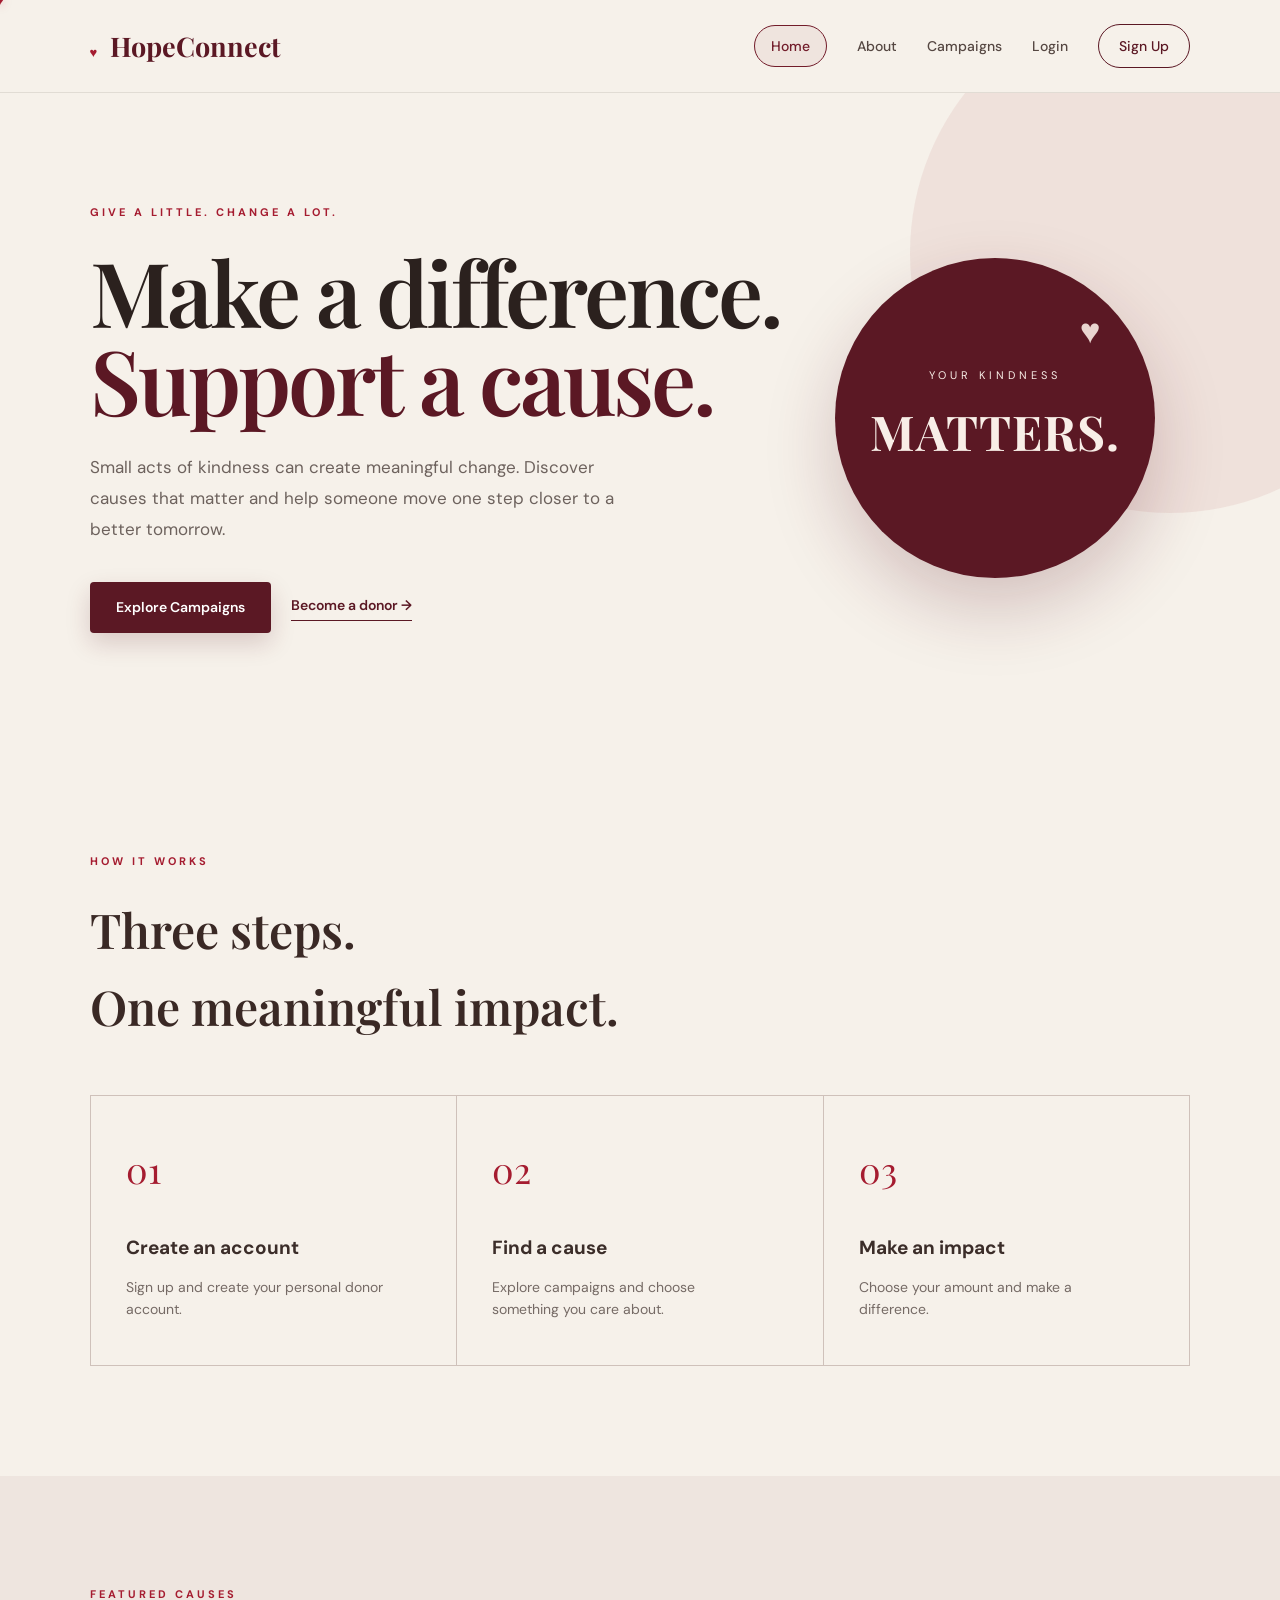
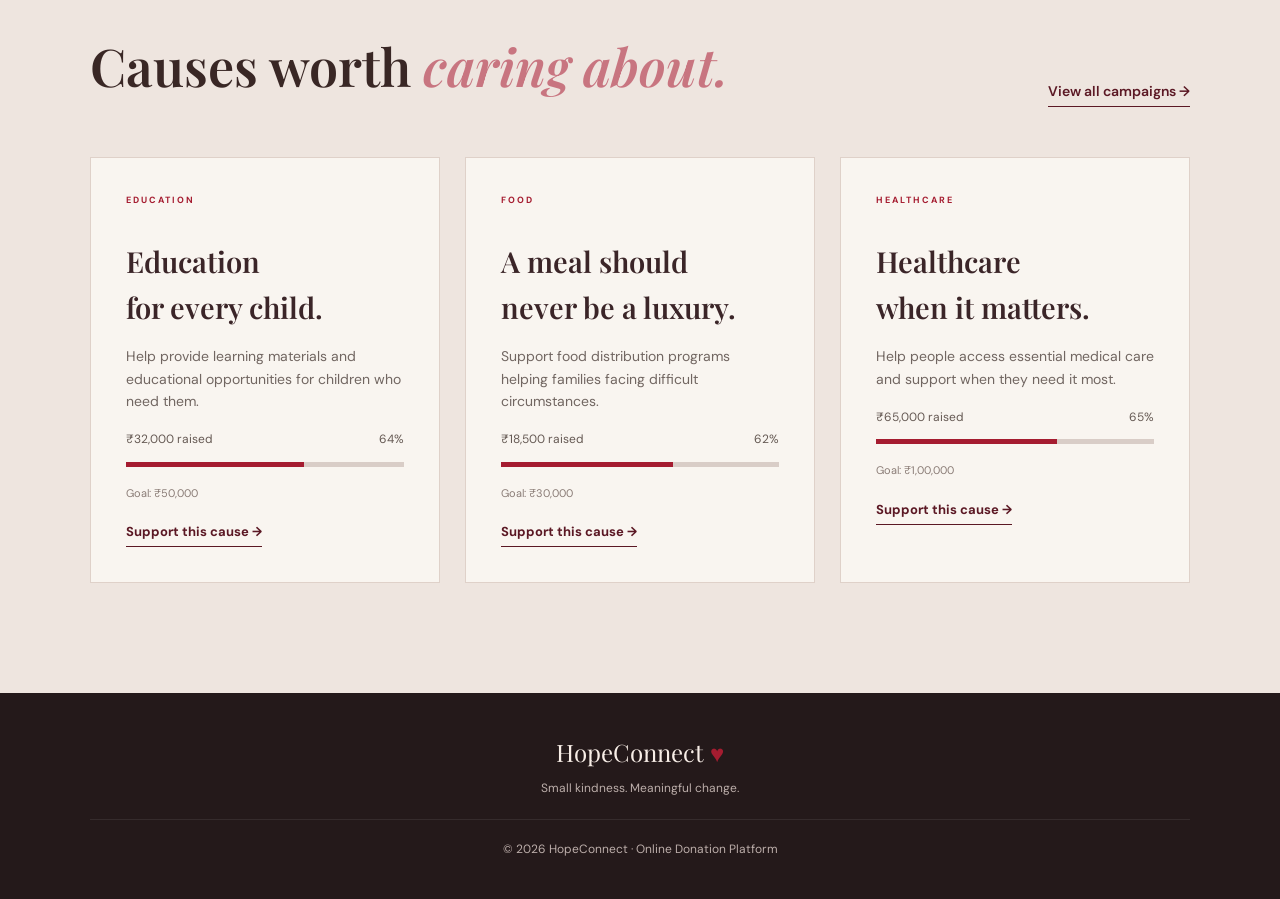
<file: index.html>
<!DOCTYPE html>
<html lang="en">

<head>
    <meta charset="UTF-8">
    <meta name="viewport" content="width=device-width, initial-scale=1.0">

    <title>HopeConnect | Online Donation Platform</title>

    <link rel="stylesheet" href="CSS/style.css">
</head>

<body>

    <!-- ================= NAVBAR ================= -->

    <header class="navbar">

        <a href="index.html" class="logo">
            HopeConnect
        </a>

        <nav>

            <a href="index.html">
                Home
            </a>

            <a href="about.html">
                About
            </a>

            <a href="campaigns.html">
                Campaigns
            </a>

            <a href="login.html">
                Login
            </a>

            <a href="signup.html" class="nav-button">
                Sign Up
            </a>

        </nav>

    </header>


    <!-- ================= HOME ================= -->

    <main>

        <section class="hero">

            <div class="hero-content">

                <span class="eyebrow">
                    GIVE A LITTLE. CHANGE A LOT.
                </span>

                <h1>
                    Make a difference.<br>
                    <span>Support a cause.</span>
                </h1>

                <p>
                    Small acts of kindness can create meaningful change.
                    Discover causes that matter and help someone move
                    one step closer to a better tomorrow.
                </p>

                <div class="hero-buttons">

                    <a href="campaigns.html" class="primary-button">
                        Explore Campaigns
                    </a>

                    <a href="signup.html" class="text-button">
                        Become a donor →
                    </a>

                </div>

            </div>


            <!-- HERO ART -->

            <div class="hero-art">

                <div class="art-circle">

                    <div class="floating-heart">
                        ♥
                    </div>

                    <div class="art-message">

                        <span>
                            YOUR KINDNESS
                        </span>

                        <strong>
                            MATTERS.
                        </strong>

                    </div>

                </div>

            </div>

        </section>


        <!-- ================= HOW IT WORKS ================= -->

        <section class="how-it-works">

            <div class="section-heading">

                <div class="section-label">
                    HOW IT WORKS
                </div>

                <h2>
                    Three steps.<br>
                    One meaningful impact.
                </h2>

            </div>


            <div class="steps">

                <div class="step-card">

                    <span class="step-number">
                        01
                    </span>

                    <h3>
                        Create an account
                    </h3>

                    <p>
                        Sign up and create your personal
                        donor account.
                    </p>

                </div>


                <div class="step-card">

                    <span class="step-number">
                        02
                    </span>

                    <h3>
                        Find a cause
                    </h3>

                    <p>
                        Explore campaigns and choose
                        something you care about.
                    </p>

                </div>


                <div class="step-card">

                    <span class="step-number">
                        03
                    </span>

                    <h3>
                        Make an impact
                    </h3>

                    <p>
                        Choose your amount and make
                        a difference.
                    </p>

                </div>

            </div>

        </section>


        <!-- ================= FEATURED CAMPAIGNS ================= -->

        <section class="campaign-preview">

            <div class="campaign-heading">

                <div>

                    <div class="section-label">
                        FEATURED CAUSES
                    </div>

                    <h2>
                        Causes worth
                        <em>caring about.</em>
                    </h2>

                </div>


                <a href="campaigns.html" class="view-all">
                    View all campaigns →
                </a>

            </div>


            <div class="campaign-cards">


                <!-- EDUCATION -->

                <article class="campaign-card">

                    <div class="campaign-top">
                        EDUCATION
                    </div>

                    <h3>
                        Education<br>
                        for every child.
                    </h3>

                    <p>
                        Help provide learning materials
                        and educational opportunities
                        for children who need them.
                    </p>

                    <div class="campaign-progress">

                        <div class="progress-info">

                            <span>
                                ₹32,000 raised
                            </span>

                            <span>
                                64%
                            </span>

                        </div>

                        <div class="progress">

                            <div class="progress-bar education">
                            </div>

                        </div>

                        <span class="goal">
                            Goal: ₹50,000
                        </span>

                    </div>

                    <a href="campaigns.html" class="campaign-link">
                        Support this cause →
                    </a>

                </article>



                <!-- FOOD -->

                <article class="campaign-card featured">

                    <div class="campaign-top">
                        FOOD
                    </div>

                    <h3>
                        A meal should<br>
                        never be a luxury.
                    </h3>

                    <p>
                        Support food distribution programs
                        helping families facing difficult
                        circumstances.
                    </p>

                    <div class="campaign-progress">

                        <div class="progress-info">

                            <span>
                                ₹18,500 raised
                            </span>

                            <span>
                                62%
                            </span>

                        </div>

                        <div class="progress">

                            <div class="progress-bar food">
                            </div>

                        </div>

                        <span class="goal">
                            Goal: ₹30,000
                        </span>

                    </div>

                    <a href="campaigns.html" class="campaign-link">
                        Support this cause →
                    </a>

                </article>



                <!-- HEALTHCARE -->

                <article class="campaign-card">

                    <div class="campaign-top">
                        HEALTHCARE
                    </div>

                    <h3>
                        Healthcare<br>
                        when it matters.
                    </h3>

                    <p>
                        Help people access essential medical
                        care and support when they need
                        it most.
                    </p>

                    <div class="campaign-progress">

                        <div class="progress-info">

                            <span>
                                ₹65,000 raised
                            </span>

                            <span>
                                65%
                            </span>

                        </div>

                        <div class="progress">

                            <div class="progress-bar health">
                            </div>

                        </div>

                        <span class="goal">
                            Goal: ₹1,00,000
                        </span>

                    </div>

                    <a href="campaigns.html" class="campaign-link">
                        Support this cause →
                    </a>

                </article>

            </div>

        </section>

    </main>


    <!-- ================= FOOTER ================= -->

    <footer>

        <div class="footer-logo">

            HopeConnect

            <span>
                ♥
            </span>

        </div>

        <p>
            Small kindness. Meaningful change.
        </p>

        <div class="footer-bottom">
            © 2026 HopeConnect · Online Donation Platform
        </div>

    </footer>


    <!-- CURSOR HEART -->

    <script src="js/cursor.js"></script>

</body>

</html>
</file>
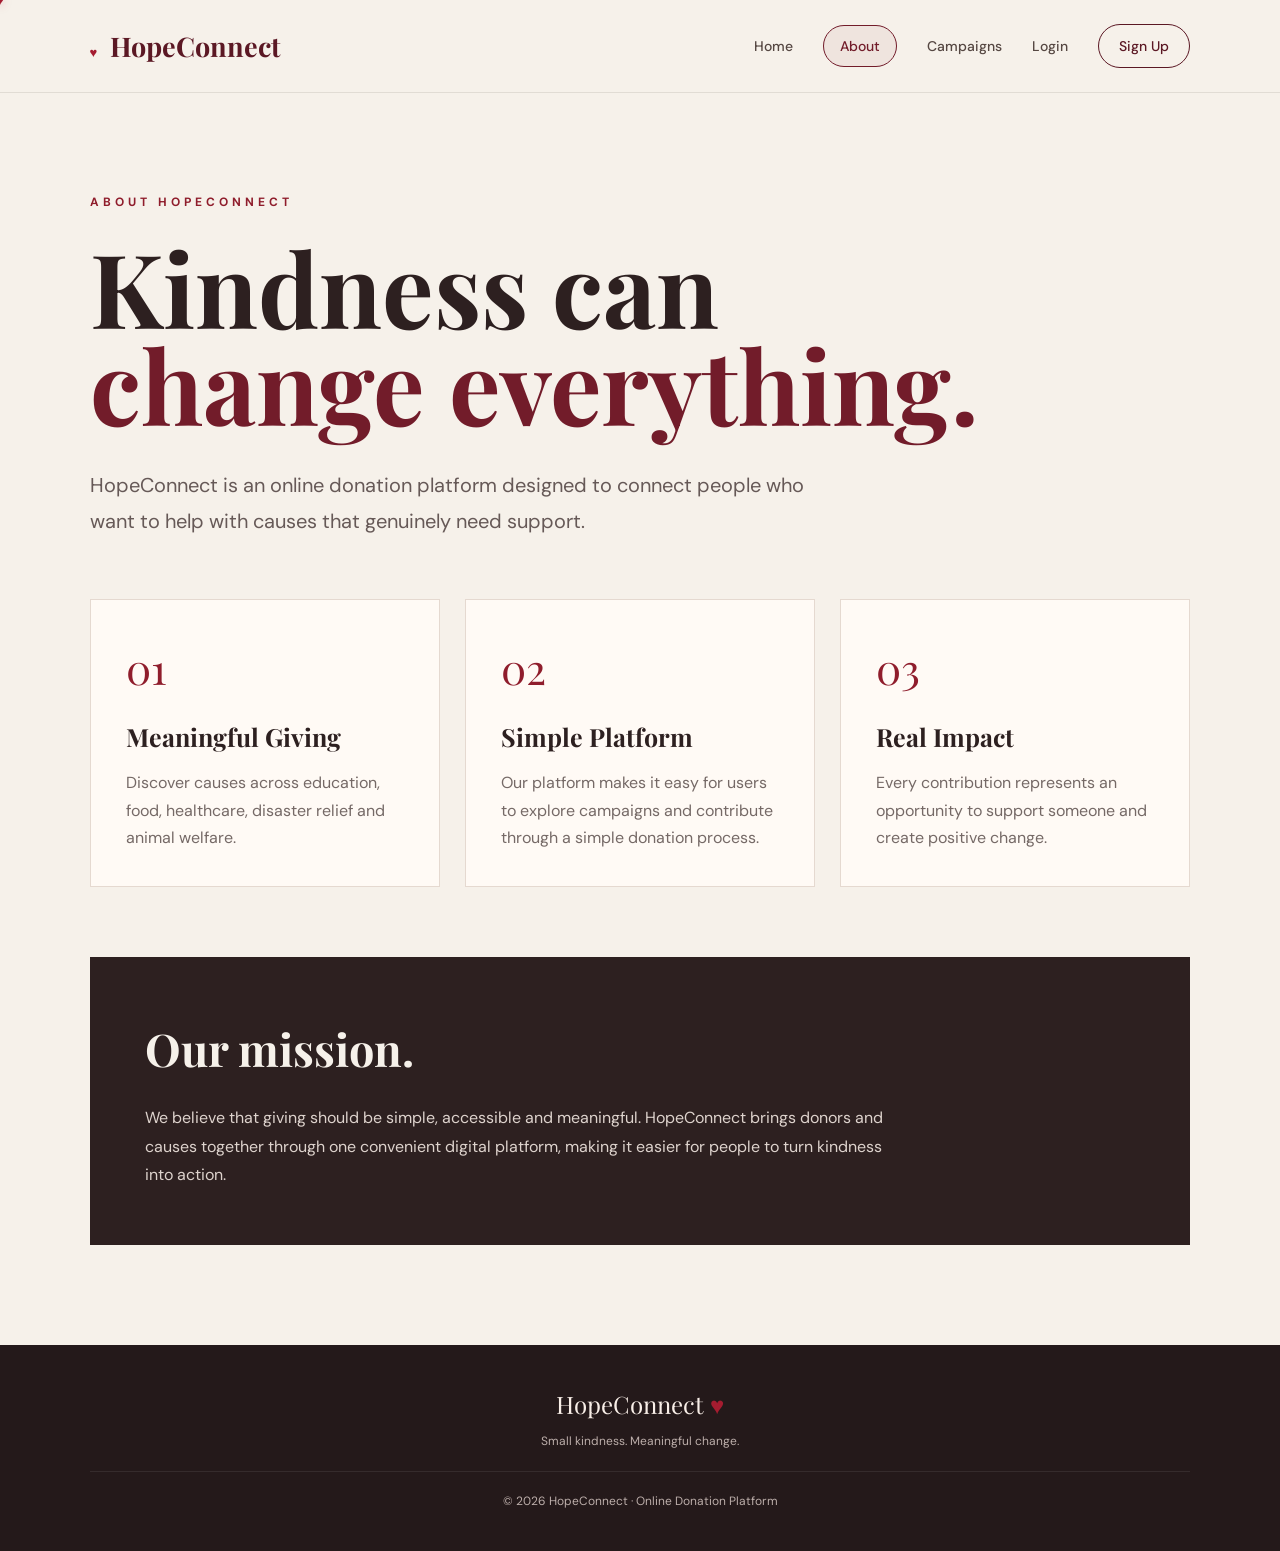
<file: about.html>
<!DOCTYPE html>
<html lang="en">

<head>

    <meta charset="UTF-8">
    <meta name="viewport" content="width=device-width, initial-scale=1.0">

    <title>About | HopeConnect</title>

    <link rel="stylesheet" href="CSS/style.css">

    <style>

        .about-page {
            min-height: 75vh;
            padding: 100px 7%;
            display: flex;
            align-items: center;
        }

        .about-container {
            max-width: 1100px;
            margin: auto;
        }

        .about-label {
            color: #8f1d2c;
            font-size: 12px;
            letter-spacing: 4px;
            font-weight: 700;
            margin-bottom: 25px;
        }

        .about-page h1 {
            font-family: "Playfair Display", serif;
            font-size: clamp(55px, 8vw, 105px);
            line-height: 0.95;
            color: #2d2020;
            margin: 0 0 35px;
        }

        .about-page h1 span {
            color: #721c2a;
        }

        .about-intro {
            max-width: 750px;
            font-size: 20px;
            line-height: 1.8;
            color: #665957;
            margin-bottom: 60px;
        }

        .about-grid {
            display: grid;
            grid-template-columns: repeat(3, 1fr);
            gap: 25px;
        }

        .about-box {
            background: #fffaf5;
            padding: 35px;
            border: 1px solid #e5d9d0;
        }

        .about-box span {
            font-family: "Playfair Display", serif;
            font-size: 42px;
            color: #8f1d2c;
        }

        .about-box h3 {
            margin: 15px 0 12px;
            font-family: "Playfair Display", serif;
            font-size: 25px;
            color: #2d2020;
        }

        .about-box p {
            color: #756966;
            line-height: 1.7;
        }

        .mission {
            margin-top: 70px;
            background: #2d2020;
            color: #f6f1ea;
            padding: 55px;
        }

        .mission h2 {
            font-family: "Playfair Display", serif;
            font-size: 45px;
            margin: 0 0 20px;
        }

        .mission p {
            max-width: 750px;
            line-height: 1.8;
            color: #ded3cd;
        }

        @media (max-width: 800px) {

            .about-grid {
                grid-template-columns: 1fr;
            }

            .about-page {
                padding: 70px 6%;
            }

            .mission {
                padding: 35px;
            }

        }

    </style>

</head>


<body>


    <!-- ================= NAVBAR ================= -->

    <header class="navbar">

        <a href="index.html" class="logo">
            HopeConnect
        </a>

        <nav>

            <a href="index.html">
                Home
            </a>

            <a href="about.html">
                About
            </a>

            <a href="campaigns.html">
                Campaigns
            </a>

            <a href="login.html">
                Login
            </a>

            <a href="signup.html" class="nav-button">
                Sign Up
            </a>

        </nav>

    </header>


    <!-- ================= ABOUT PAGE ================= -->

    <main>

        <section class="about-page">

            <div class="about-container">

                <div class="about-label">
                    ABOUT HOPECONNECT
                </div>

                <h1>
                    Kindness can<br>
                    <span>change everything.</span>
                </h1>

                <p class="about-intro">
                    HopeConnect is an online donation platform designed
                    to connect people who want to help with causes that
                    genuinely need support.
                </p>


                <div class="about-grid">


                    <div class="about-box">

                        <span>01</span>

                        <h3>
                            Meaningful Giving
                        </h3>

                        <p>
                            Discover causes across education, food,
                            healthcare, disaster relief and animal welfare.
                        </p>

                    </div>


                    <div class="about-box">

                        <span>02</span>

                        <h3>
                            Simple Platform
                        </h3>

                        <p>
                            Our platform makes it easy for users to
                            explore campaigns and contribute through
                            a simple donation process.
                        </p>

                    </div>


                    <div class="about-box">

                        <span>03</span>

                        <h3>
                            Real Impact
                        </h3>

                        <p>
                            Every contribution represents an opportunity
                            to support someone and create positive change.
                        </p>

                    </div>

                </div>


                <div class="mission">

                    <h2>
                        Our mission.
                    </h2>

                    <p>
                        We believe that giving should be simple,
                        accessible and meaningful. HopeConnect brings
                        donors and causes together through one
                        convenient digital platform, making it easier
                        for people to turn kindness into action.
                    </p>

                </div>

            </div>

        </section>

    </main>


    <!-- ================= FOOTER ================= -->

    <footer>

        <div class="footer-logo">

            HopeConnect

            <span>
                ♥
            </span>

        </div>

        <p>
            Small kindness. Meaningful change.
        </p>

        <div class="footer-bottom">
            © 2026 HopeConnect · Online Donation Platform
        </div>

    </footer>


    <!-- CURSOR HEART -->

    <script src="js/cursor.js"></script>

</body>

</html>
</file>
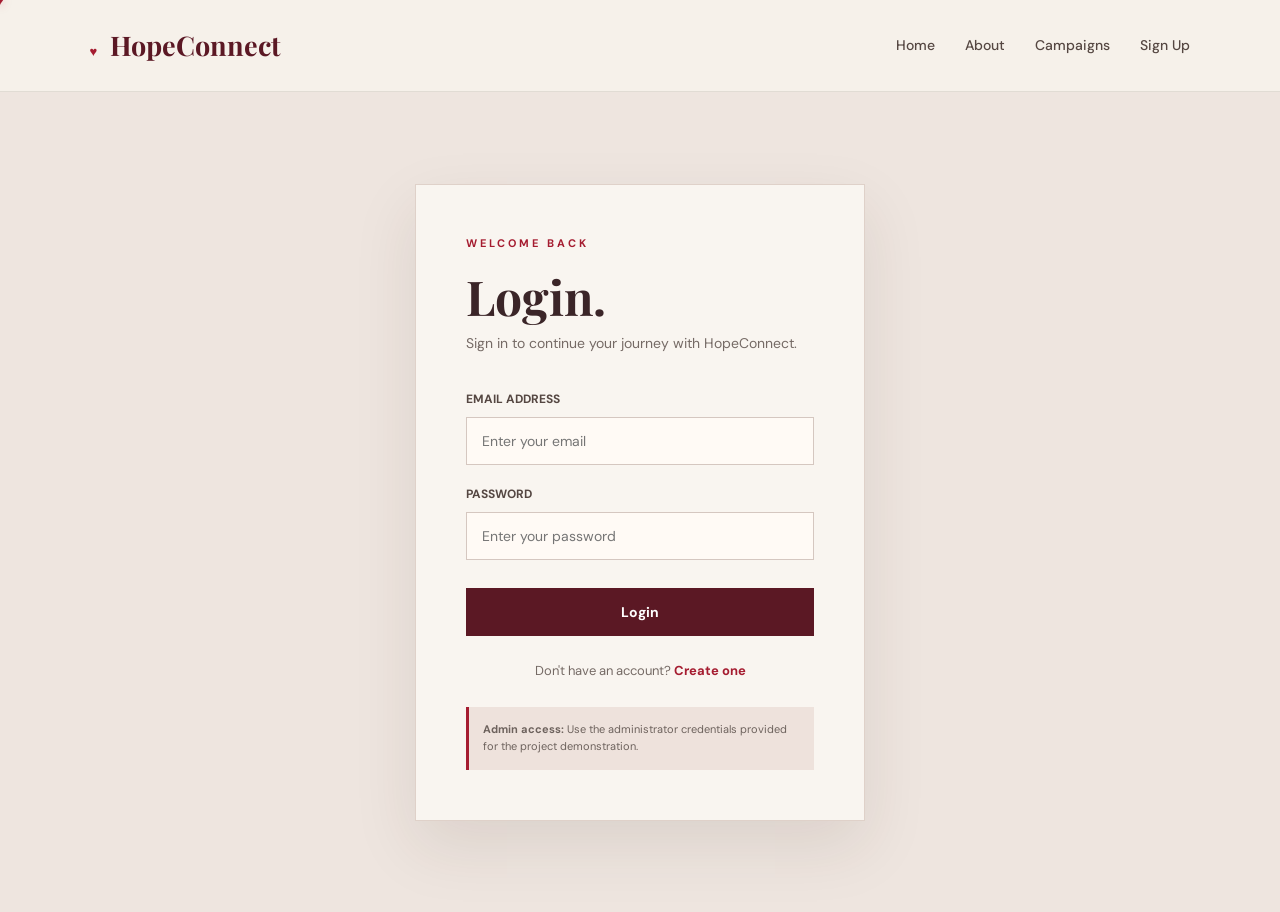
<file: admin-campaigns.html>
<!DOCTYPE html>
<html lang="en">

<head>

    <meta charset="UTF-8">

    <meta name="viewport" content="width=device-width, initial-scale=1.0">

    <title>Manage Campaigns | HopeConnect</title>

    <link rel="stylesheet" href="CSS/style.css">

    <style>

        .manage-page {
            min-height: calc(100vh - 80px);

            padding: 60px 7%;

            background: #f6f1ea;
        }


        .manage-header {
            display: flex;

            justify-content: space-between;

            align-items: flex-end;

            margin-bottom: 45px;
        }


        .manage-header h1 {
            font-family: "Playfair Display", serif;

            font-size: 52px;

            color: #3b2528;

            line-height: 1;

            margin-bottom: 10px;
        }


        .manage-subtitle {
            color: #756a65;

            font-size: 14px;
        }


        .back-button {
            padding: 11px 20px;

            border: 1px solid #5b1824;

            color: #5b1824;

            font-size: 13px;

            font-weight: 700;
        }


        /* ADD CAMPAIGN */

        .add-campaign-box {
            background: #2d2020;

            color: white;

            padding: 40px;

            margin-bottom: 55px;
        }


        .add-campaign-box h2 {
            font-family: "Playfair Display", serif;

            font-size: 34px;

            margin-bottom: 25px;
        }


        .campaign-form {
            display: grid;

            grid-template-columns:
                1fr 1fr;

            gap: 18px;
        }


        .campaign-form input,
        .campaign-form textarea {

            width: 100%;

            padding: 14px;

            border: 1px solid #5c4b4a;

            background: #382b2b;

            color: white;

            font-family: "DM Sans", sans-serif;

            outline: none;
        }


        .campaign-form textarea {
            min-height: 100px;

            resize: vertical;
        }


        .full-field {
            grid-column: 1 / -1;
        }


        .campaign-form input:focus,
        .campaign-form textarea:focus {

            border-color: #d99aa3;

        }


        .add-button {

            padding: 14px 25px;

            border: none;

            background: #a51c30;

            color: white;

            font-family: "DM Sans", sans-serif;

            font-weight: 700;

            cursor: pointer;

            transition: 0.25s ease;
        }


        .add-button:hover {

            background: #c02b42;

            transform: translateY(-2px);

        }


        /* CAMPAIGNS */

        .section-title {

            font-family: "Playfair Display", serif;

            font-size: 40px;

            color: #3b2528;

            margin-bottom: 25px;

        }


        .campaign-list {

            display: grid;

            grid-template-columns:
                repeat(3, 1fr);

            gap: 20px;

        }


        .admin-campaign-card {

            background: #f9f5f0;

            border: 1px solid #dfd1c9;

            padding: 30px;

            min-height: 280px;

            display: flex;

            flex-direction: column;

        }


        .admin-campaign-card .category {

            font-size: 10px;

            font-weight: 700;

            letter-spacing: 2px;

            color: #a51c30;

            margin-bottom: 18px;

        }


        .admin-campaign-card h3 {

            font-family: "Playfair Display", serif;

            font-size: 26px;

            color: #3b2528;

            margin-bottom: 12px;

        }


        .admin-campaign-card p {

            color: #756a65;

            font-size: 13px;

            line-height: 1.7;

            margin-bottom: 20px;

        }


        .campaign-goal {

            font-size: 12px;

            color: #655953;

            margin-top: auto;

        }


        .delete-button {

            margin-top: 18px;

            padding: 11px;

            border: 1px solid #a51c30;

            background: transparent;

            color: #a51c30;

            font-family: "DM Sans", sans-serif;

            font-weight: 700;

            cursor: pointer;

            transition: 0.25s ease;

        }


        .delete-button:hover {

            background: #a51c30;

            color: white;

        }


        @media (max-width: 850px) {

            .manage-header {

                flex-direction: column;

                align-items: flex-start;

                gap: 20px;

            }

            .campaign-form {

                grid-template-columns: 1fr;

            }

            .full-field {

                grid-column: auto;

            }

            .campaign-list {

                grid-template-columns: 1fr;

            }

        }

    </style>

</head>


<body>


    <!-- NAVBAR -->

    <header class="navbar">

        <a href="index.html" class="logo">
            HopeConnect
        </a>

        <nav>

            <a href="index.html">
                Home
            </a>

            <a href="campaigns.html">
                Campaigns
            </a>

            <a href="admin-dashboard.html">
                Dashboard
            </a>

        </nav>

    </header>



    <!-- PAGE -->

    <main class="manage-page">


        <!-- HEADER -->

        <section class="manage-header">

            <div>

                <div class="section-label">
                    ADMIN MODULE
                </div>

                <h1>
                    Manage campaigns.
                </h1>

                <p class="manage-subtitle">
                    Create and manage the causes displayed
                    on HopeConnect.
                </p>

            </div>


            <a
                href="admin-dashboard.html"
                class="back-button"
            >
                ← Admin Dashboard
            </a>

        </section>



        <!-- ADD CAMPAIGN -->

        <section class="add-campaign-box">

            <h2>
                Add a new campaign.
            </h2>


            <form
                class="campaign-form"
                id="campaignForm"
            >


                <input
                    type="text"
                    id="campaignTitle"
                    placeholder="Campaign title"
                    required
                >


                <input
                    type="text"
                    id="campaignCategory"
                    placeholder="Category e.g. EDUCATION"
                    required
                >


                <textarea
                    id="campaignDescription"
                    class="full-field"
                    placeholder="Campaign description"
                    required
                ></textarea>


                <input
                    type="number"
                    id="campaignGoal"
                    placeholder="Goal amount ₹"
                    min="1"
                    required
                >


                <button
                    type="submit"
                    class="add-button"
                >
                    + Add Campaign
                </button>


            </form>

        </section>



        <!-- CAMPAIGN LIST -->

        <section>

            <div class="section-label">
                CURRENT CAMPAIGNS
            </div>

            <h2 class="section-title">
                Manage your causes.
            </h2>


            <div
                class="campaign-list"
                id="campaignList"
            ></div>

        </section>


    </main>



    <!-- JAVASCRIPT -->

    <script>


        /* =========================
           ADMIN CHECK
        ========================= */

        const currentUser =
            JSON.parse(
                localStorage.getItem("currentUser")
            );


        if (
            !currentUser ||
            currentUser.role !== "admin"
        ) {

            alert(
                "Admin access required."
            );

            window.location.href =
                "login.html";

        }



        /* =========================
           DEFAULT CAMPAIGNS
        ========================= */

        let campaigns =
            JSON.parse(
                localStorage.getItem(
                    "campaigns"
                )
            );


        if (!campaigns) {

            campaigns = [

                {
                    id: 1,

                    title:
                        "Education for every child.",

                    category:
                        "EDUCATION",

                    description:
                        "Help provide school supplies, learning materials and educational opportunities for children.",

                    goal:
                        50000

                },

                {
                    id: 2,

                    title:
                        "A meal should never be a luxury.",

                    category:
                        "FOOD",

                    description:
                        "Support food distribution programs helping families facing difficult circumstances.",

                    goal:
                        30000

                },

                {
                    id: 3,

                    title:
                        "Healthcare when it matters.",

                    category:
                        "HEALTHCARE",

                    description:
                        "Help people access essential medical care and support when they need it most.",

                    goal:
                        100000

                }

            ];


            localStorage.setItem(
                "campaigns",
                JSON.stringify(
                    campaigns
                )
            );

        }



        /* =========================
           DISPLAY CAMPAIGNS
        ========================= */

        function displayCampaigns() {

            const campaignList =
                document.getElementById(
                    "campaignList"
                );


            campaignList.innerHTML = "";


            if (
                campaigns.length === 0
            ) {

                campaignList.innerHTML = `
                    <p>
                        No campaigns available.
                    </p>
                `;

                return;

            }


            campaigns.forEach(
                function(campaign) {

                    const card =
                        document.createElement(
                            "article"
                        );


                    card.className =
                        "admin-campaign-card";


                    card.innerHTML = `

                        <div class="category">
                            ${campaign.category}
                        </div>

                        <h3>
                            ${campaign.title}
                        </h3>

                        <p>
                            ${campaign.description}
                        </p>

                        <div class="campaign-goal">
                            Goal: ₹${campaign.goal}
                        </div>

                        <button
                            class="delete-button"
                            onclick="deleteCampaign(${campaign.id})"
                        >
                            Delete Campaign
                        </button>

                    `;


                    campaignList.appendChild(
                        card
                    );

                }
            );

        }



        /* =========================
           ADD CAMPAIGN
        ========================= */

        document
            .getElementById("campaignForm")
            .addEventListener(
                "submit",
                function(event) {

                    event.preventDefault();


                    const title =
                        document
                            .getElementById(
                                "campaignTitle"
                            )
                            .value
                            .trim();


                    const category =
                        document
                            .getElementById(
                                "campaignCategory"
                            )
                            .value
                            .trim()
                            .toUpperCase();


                    const description =
                        document
                            .getElementById(
                                "campaignDescription"
                            )
                            .value
                            .trim();


                    const goal =
                        Number(
                            document
                                .getElementById(
                                    "campaignGoal"
                                )
                                .value
                        );


                    const newCampaign = {

                        id:
                            Date.now(),

                        title:
                            title,

                        category:
                            category,

                        description:
                            description,

                        goal:
                            goal

                    };


                    campaigns.push(
                        newCampaign
                    );


                    localStorage.setItem(
                        "campaigns",
                        JSON.stringify(
                            campaigns
                        )
                    );


                    alert(
                        "Campaign added successfully!"
                    );


                    document
                        .getElementById(
                            "campaignForm"
                        )
                        .reset();


                    displayCampaigns();

                }
            );



        /* =========================
           DELETE CAMPAIGN
        ========================= */

        function deleteCampaign(id) {

            const confirmDelete =
                confirm(
                    "Are you sure you want to delete this campaign?"
                );


            if (!confirmDelete) {

                return;

            }


            campaigns =
                campaigns.filter(
                    function(campaign) {

                        return campaign.id !== id;

                    }
                );


            localStorage.setItem(
                "campaigns",
                JSON.stringify(
                    campaigns
                )
            );


            alert(
                "Campaign deleted successfully!"
            );


            displayCampaigns();

        }



        /* =========================
           INITIAL DISPLAY
        ========================= */

        displayCampaigns();


    </script>



    <!-- CURSOR -->

    <script src="js/cursor.js"></script>


</body>

</html>
</file>
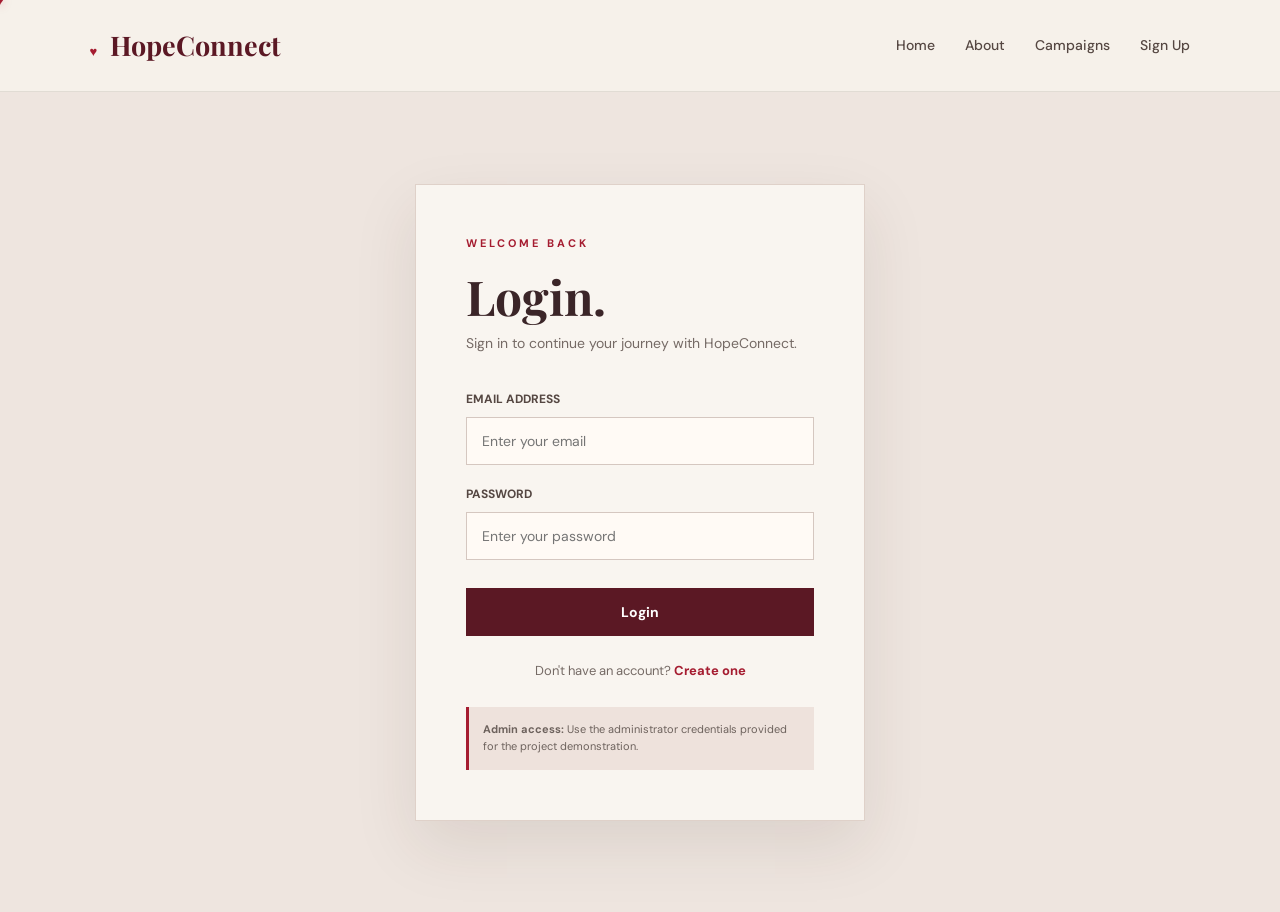
<file: admin-dashboard.html>
<!DOCTYPE html>
<html lang="en">

<head>

    <meta charset="UTF-8">

    <meta name="viewport" content="width=device-width, initial-scale=1.0">

    <title>Admin Dashboard | HopeConnect</title>

    <link rel="stylesheet" href="CSS/style.css">

    <style>

        .admin-page {
            min-height: calc(100vh - 80px);

            padding: 60px 7%;

            background: #f6f1ea;
        }


        /* HEADER */

        .admin-header {
            display: flex;

            justify-content: space-between;

            align-items: flex-end;

            margin-bottom: 45px;
        }


        .admin-header h1 {
            font-family: "Playfair Display", serif;

            font-size: 52px;

            line-height: 1;

            color: #3b2528;

            margin-bottom: 10px;
        }


        .admin-subtitle {
            color: #756a65;

            font-size: 14px;
        }


        .logout-button {
            padding: 11px 22px;

            border: 1px solid #5b1824;

            background: transparent;

            color: #5b1824;

            font-family: "DM Sans", sans-serif;

            font-size: 13px;

            font-weight: 700;

            cursor: pointer;

            transition: 0.25s ease;
        }


        .logout-button:hover {
            background: #5b1824;

            color: white;
        }


        /* STATS */

        .admin-stats {
            display: grid;

            grid-template-columns:
                repeat(4, 1fr);

            gap: 20px;

            margin-bottom: 55px;
        }


        .admin-stat {
            background: #eee5df;

            border: 1px solid #dfd1c9;

            padding: 30px;
        }


        .admin-stat span {
            display: block;

            font-size: 10px;

            letter-spacing: 2px;

            color: #8a7c76;

            margin-bottom: 12px;
        }


        .admin-stat strong {
            font-family: "Playfair Display", serif;

            font-size: 38px;

            color: #5b1824;
        }


        /* SECTION */

        .admin-section {
            margin-bottom: 55px;
        }


        .admin-section h2 {
            font-family: "Playfair Display", serif;

            font-size: 38px;

            color: #3b2528;

            margin-bottom: 25px;
        }


        /* ACTIONS */

        .admin-actions {
            display: grid;

            grid-template-columns:
                repeat(3, 1fr);

            gap: 20px;
        }


        .admin-action {
            background: #2d2020;

            color: #f8f1e9;

            padding: 30px;

            min-height: 210px;

            transition: 0.3s ease;
        }


        .admin-action:hover {
            transform: translateY(-5px);
        }


        .admin-action-number {
            color: #d99aa3;

            font-size: 11px;

            letter-spacing: 2px;
        }


        .admin-action h3 {
            font-family: "Playfair Display", serif;

            font-size: 25px;

            margin: 25px 0 10px;
        }


        .admin-action p {
            color: #d9cbc5;

            font-size: 13px;

            line-height: 1.6;

            margin-bottom: 15px;
        }


        .admin-action a {
            color: #f1c6cb;

            font-size: 13px;

            font-weight: 700;
        }


        .admin-action a:hover {
            color: white;
        }


        /* TABLE */

        .table-box {
            background: #f9f5f0;

            border: 1px solid #dfd1c9;

            overflow-x: auto;
        }


        table {
            width: 100%;

            border-collapse: collapse;
        }


        th {
            text-align: left;

            padding: 18px;

            background: #eee2dc;

            color: #5b1824;

            font-size: 11px;

            letter-spacing: 1px;
        }


        td {
            padding: 18px;

            border-top: 1px solid #dfd1c9;

            color: #665b56;

            font-size: 13px;
        }


        .empty-message {
            padding: 25px;

            color: #8a7c76;

            font-size: 14px;
        }


        /* MOBILE */

        @media (max-width: 1000px) {

            .admin-stats {
                grid-template-columns:
                    repeat(2, 1fr);
            }

        }


        @media (max-width: 850px) {

            .admin-header {
                flex-direction: column;

                align-items: flex-start;

                gap: 20px;
            }


            .admin-stats,
            .admin-actions {
                grid-template-columns: 1fr;
            }

        }

    </style>

</head>


<body>


    <!-- NAVBAR -->

    <header class="navbar">

        <a href="index.html" class="logo">
            HopeConnect
        </a>

        <nav>

            <a href="index.html">
                Home
            </a>

            <a href="campaigns.html">
                Campaigns
            </a>

            <a href="admin-dashboard.html">
                Admin
            </a>

        </nav>

    </header>



    <!-- ADMIN PAGE -->

    <main class="admin-page">


        <!-- HEADER -->

        <section class="admin-header">

            <div>

                <div class="section-label">
                    ADMINISTRATION
                </div>

                <h1>
                    Dashboard.
                </h1>

                <p class="admin-subtitle">
                    Manage HopeConnect and monitor
                    platform activity.
                </p>

            </div>


            <button
                class="logout-button"
                id="logoutButton"
            >
                Logout
            </button>

        </section>



        <!-- STATISTICS -->

        <section class="admin-stats">


            <!-- USERS -->

            <div class="admin-stat">

                <span>
                    REGISTERED USERS
                </span>

                <strong id="userCount">
                    0
                </strong>

            </div>


            <!-- DONATIONS -->

            <div class="admin-stat">

                <span>
                    TOTAL DONATIONS
                </span>

                <strong id="donationCount">
                    0
                </strong>

            </div>


            <!-- AMOUNT -->

            <div class="admin-stat">

                <span>
                    TOTAL AMOUNT
                </span>

                <strong id="totalAmount">
                    ₹0
                </strong>

            </div>


            <!-- CAMPAIGNS -->

            <div class="admin-stat">

                <span>
                    ACTIVE CAMPAIGNS
                </span>

                <strong id="campaignCount">
                    0
                </strong>

            </div>


        </section>



        <!-- MANAGEMENT -->

        <section class="admin-section">

            <div class="section-label">
                MANAGEMENT
            </div>

            <h2>
                Manage the platform.
            </h2>


            <div class="admin-actions">


                <!-- CAMPAIGNS -->

                <div class="admin-action">

                    <span class="admin-action-number">
                        01
                    </span>

                    <h3>
                        Campaigns
                    </h3>

                    <p>
                        Add, view and delete donation
                        campaigns.
                    </p>

                    <a href="admin-campaigns.html">
                        Manage campaigns →
                    </a>

                </div>



                <!-- USERS -->

                <div class="admin-action">

                    <span class="admin-action-number">
                        02
                    </span>

                    <h3>
                        Users
                    </h3>

                    <p>
                        View all registered users
                        on the platform.
                    </p>

                    <a href="#users">
                        View users →
                    </a>

                </div>



                <!-- DONATIONS -->

                <div class="admin-action">

                    <span class="admin-action-number">
                        03
                    </span>

                    <h3>
                        Donations
                    </h3>

                    <p>
                        Monitor donations made
                        by registered users.
                    </p>

                    <a href="#donations">
                        View donations →
                    </a>

                </div>


            </div>

        </section>



        <!-- USERS -->

        <section
            class="admin-section"
            id="users"
        >

            <div class="section-label">
                USER MANAGEMENT
            </div>

            <h2>
                Registered users.
            </h2>


            <div class="table-box">

                <table>

                    <thead>

                        <tr>

                            <th>
                                NAME
                            </th>

                            <th>
                                EMAIL
                            </th>

                        </tr>

                    </thead>


                    <tbody id="usersTable">

                    </tbody>

                </table>

            </div>

        </section>



        <!-- DONATIONS -->

        <section
            class="admin-section"
            id="donations"
        >

            <div class="section-label">
                DONATION ACTIVITY
            </div>

            <h2>
                Recent donations.
            </h2>


            <div class="table-box">

                <table>

                    <thead>

                        <tr>

                            <th>
                                DONOR
                            </th>

                            <th>
                                CAMPAIGN
                            </th>

                            <th>
                                AMOUNT
                            </th>

                            <th>
                                DATE
                            </th>

                        </tr>

                    </thead>


                    <tbody id="donationsTable">

                    </tbody>

                </table>

            </div>

        </section>


    </main>



    <!-- ADMIN JAVASCRIPT -->

    <script>


        /* =========================
           CHECK ADMIN LOGIN
        ========================= */

        const currentUser =
            JSON.parse(
                localStorage.getItem("currentUser")
            );


        if (
            !currentUser ||
            currentUser.role !== "admin"
        ) {

            alert(
                "Admin access required."
            );

            window.location.href =
                "login.html";

        }



        /* =========================
           LOAD USERS
        ========================= */

        const users =
            JSON.parse(
                localStorage.getItem("users")
            ) || [];


        document.getElementById(
            "userCount"
        ).textContent =
            users.length;



        /* =========================
           DISPLAY USERS
        ========================= */

        const usersTable =
            document.getElementById(
                "usersTable"
            );


        if (users.length === 0) {

            usersTable.innerHTML = `

                <tr>

                    <td colspan="2">

                        No registered users yet.

                    </td>

                </tr>

            `;

        } else {

            users.forEach(
                function(user) {

                    const row =
                        document.createElement(
                            "tr"
                        );


                    row.innerHTML = `

                        <td>
                            ${user.name}
                        </td>

                        <td>
                            ${user.email}
                        </td>

                    `;


                    usersTable.appendChild(
                        row
                    );

                }
            );

        }



        /* =========================
           LOAD DONATIONS
        ========================= */

        const donations =
            JSON.parse(
                localStorage.getItem(
                    "donations"
                )
            ) || [];


        document.getElementById(
            "donationCount"
        ).textContent =
            donations.length;



        /* =========================
           TOTAL DONATION AMOUNT
        ========================= */

        let totalAmount = 0;


        donations.forEach(
            function(donation) {

                totalAmount +=
                    Number(
                        donation.amount
                    );

            }
        );


        document.getElementById(
            "totalAmount"
        ).textContent =
            "₹" + totalAmount;



        /* =========================
           LOAD CAMPAIGNS
        ========================= */

        const campaigns =
            JSON.parse(
                localStorage.getItem(
                    "campaigns"
                )
            ) || [];


        document.getElementById(
            "campaignCount"
        ).textContent =
            campaigns.length;



        /* =========================
           DISPLAY DONATIONS
        ========================= */

        const donationsTable =
            document.getElementById(
                "donationsTable"
            );


        if (donations.length === 0) {

            donationsTable.innerHTML = `

                <tr>

                    <td colspan="4">

                        No donations yet.

                    </td>

                </tr>

            `;

        } else {

            donations.forEach(
                function(donation) {

                    const row =
                        document.createElement(
                            "tr"
                        );


                    row.innerHTML = `

                        <td>
                            ${donation.name}
                        </td>

                        <td>
                            ${donation.campaign}
                        </td>

                        <td>
                            ₹${donation.amount}
                        </td>

                        <td>
                            ${donation.date}
                        </td>

                    `;


                    donationsTable.appendChild(
                        row
                    );

                }
            );

        }



        /* =========================
           LOGOUT
        ========================= */

        document
            .getElementById("logoutButton")
            .addEventListener(
                "click",
                function() {

                    localStorage.removeItem(
                        "currentUser"
                    );


                    alert(
                        "Admin logged out successfully."
                    );


                    window.location.href =
                        "index.html";

                }
            );


    </script>



    <!-- CURSOR HEART -->

    <script src="js/cursor.js"></script>


</body>

</html>
</file>
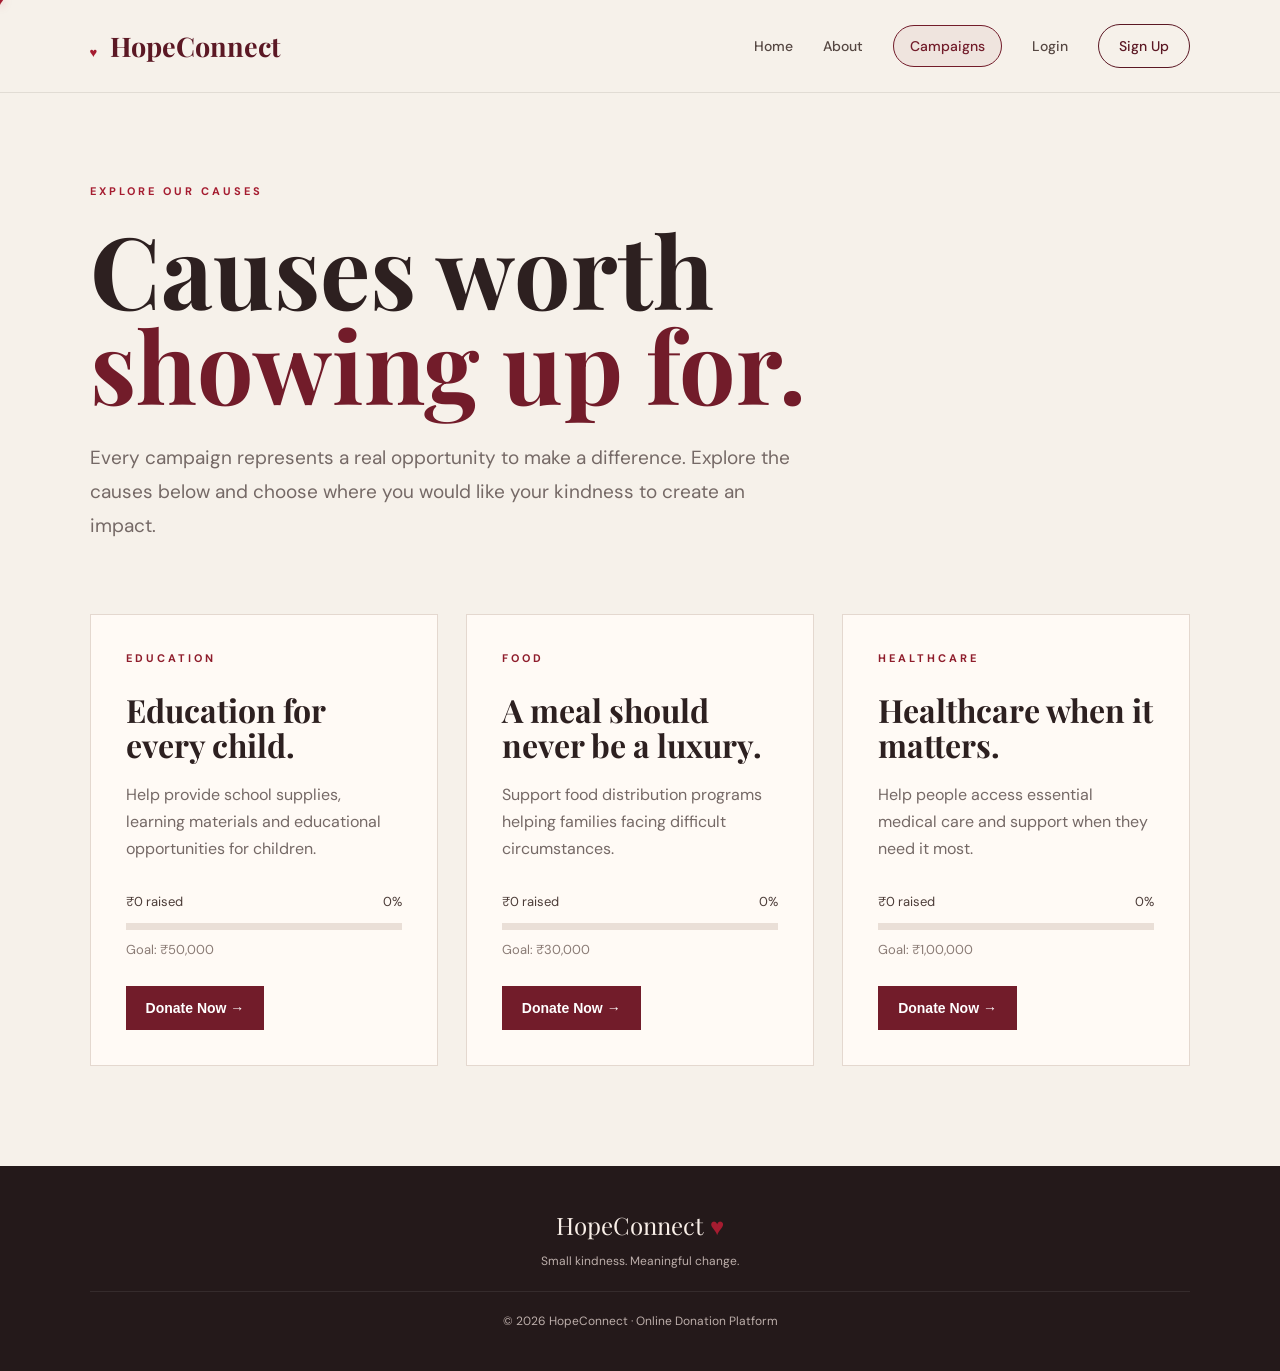
<file: campaigns.html>
<!DOCTYPE html>
<html lang="en">

<head>

    <meta charset="UTF-8">
    <meta name="viewport" content="width=device-width, initial-scale=1.0">

    <title>Campaigns | HopeConnect</title>

    <link rel="stylesheet" href="CSS/style.css">

    <style>

        /* ================= CAMPAIGNS PAGE ================= */

        .campaigns-page {
            padding: 90px 7% 100px;
            min-height: 75vh;
        }

        .campaigns-header {
            max-width: 850px;
            margin-bottom: 70px;
        }

        .campaigns-header .section-label {
            margin-bottom: 20px;
        }

        .campaigns-header h1 {
            font-family: "Playfair Display", serif;
            font-size: clamp(55px, 8vw, 100px);
            line-height: 0.95;
            color: #2d2020;
            margin: 0 0 30px;
        }

        .campaigns-header h1 span {
            color: #721c2a;
        }

        .campaigns-header p {
            max-width: 700px;
            font-size: 19px;
            line-height: 1.8;
            color: #756966;
        }

        /* ================= CAMPAIGN GRID ================= */

        .all-campaigns {
            display: grid;
            grid-template-columns: repeat(3, 1fr);
            gap: 28px;
        }

        .campaign-card-page {
            background: #fffaf5;
            border: 1px solid #e4d8cf;
            padding: 35px;
            min-height: 430px;
            display: flex;
            flex-direction: column;
            transition: transform 0.3s ease,
                        box-shadow 0.3s ease;
        }

        .campaign-card-page:hover {
            transform: translateY(-7px);
            box-shadow: 0 18px 40px rgba(45, 32, 32, 0.10);
        }

        .campaign-category {
            color: #8f1d2c;
            font-size: 11px;
            font-weight: 700;
            letter-spacing: 3px;
            margin-bottom: 25px;
        }

        .campaign-card-page h2 {
            font-family: "Playfair Display", serif;
            font-size: 32px;
            line-height: 1.1;
            color: #2d2020;
            margin: 0 0 18px;
        }

        .campaign-card-page p {
            color: #756966;
            line-height: 1.7;
            margin-bottom: 30px;
        }

        /* ================= PROGRESS ================= */

        .campaign-stats {
            margin-top: auto;
        }

        .campaign-progress-info {
            display: flex;
            justify-content: space-between;
            align-items: center;
            font-size: 13px;
            margin-bottom: 10px;
            color: #4c3c38;
        }

        .campaign-progress-track {
            height: 7px;
            background: #eadfd7;
            overflow: hidden;
            margin-bottom: 10px;
        }

        .campaign-progress-fill {
            height: 100%;
            background: #8f1d2c;
            transition: width 0.5s ease;
        }

        .campaign-goal {
            font-size: 13px;
            color: #8a7b75;
        }

        /* ================= DONATE BUTTON ================= */

        .donate-button {
            margin-top: 25px;
            display: inline-flex;
            justify-content: center;
            align-items: center;
            text-decoration: none;
            background: #721c2a;
            color: #ffffff;
            padding: 14px 20px;
            font-size: 14px;
            font-weight: 600;
            border: none;
            cursor: pointer;
            transition: background 0.3s ease,
                        transform 0.3s ease;
        }

        .donate-button:hover {
            background: #54131f;
            transform: translateY(-2px);
        }

        /* ================= EMPTY STATE ================= */

        .empty-campaigns {
            grid-column: 1 / -1;
            text-align: center;
            padding: 80px 20px;
            color: #756966;
        }

        .empty-campaigns h2 {
            font-family: "Playfair Display", serif;
            color: #2d2020;
            font-size: 38px;
        }

        /* ================= RESPONSIVE ================= */

        @media (max-width: 1000px) {

            .all-campaigns {
                grid-template-columns: repeat(2, 1fr);
            }

        }

        @media (max-width: 650px) {

            .campaigns-page {
                padding: 60px 6%;
            }

            .all-campaigns {
                grid-template-columns: 1fr;
            }

            .campaign-card-page {
                min-height: auto;
            }

        }

    </style>

</head>


<body>


    <!-- ================= NAVBAR ================= -->

    <header class="navbar">

        <a href="index.html" class="logo">
            HopeConnect
        </a>

        <nav>

            <a href="index.html">
                Home
            </a>

            <a href="about.html">
                About
            </a>

            <a href="campaigns.html">
                Campaigns
            </a>

            <a href="login.html">
                Login
            </a>

            <a href="signup.html" class="nav-button">
                Sign Up
            </a>

        </nav>

    </header>


    <!-- ================= CAMPAIGNS ================= -->

    <main>

        <section class="campaigns-page">


            <!-- HEADER -->

            <div class="campaigns-header">

                <div class="section-label">
                    EXPLORE OUR CAUSES
                </div>

                <h1>
                    Causes worth<br>
                    <span>showing up for.</span>
                </h1>

                <p>
                    Every campaign represents a real opportunity
                    to make a difference. Explore the causes below
                    and choose where you would like your kindness
                    to create an impact.
                </p>

            </div>


            <!-- CAMPAIGNS GRID -->

            <div class="all-campaigns" id="campaignContainer">

                <!-- JavaScript will add campaigns here -->

            </div>

        </section>

    </main>


    <!-- ================= FOOTER ================= -->

    <footer>

        <div class="footer-logo">

            HopeConnect

            <span>
                ♥
            </span>

        </div>

        <p>
            Small kindness. Meaningful change.
        </p>

        <div class="footer-bottom">
            © 2026 HopeConnect · Online Donation Platform
        </div>

    </footer>


    <!-- ================= JAVASCRIPT ================= -->

    <script>

        /* ==========================================
           GET CAMPAIGNS FROM LOCAL STORAGE
        ========================================== */

        let campaigns =
            JSON.parse(localStorage.getItem("campaigns"));


        /* ==========================================
           DEFAULT CAMPAIGNS
        ========================================== */

        if (!campaigns) {

            campaigns = [

                {
                    id: 1,
                    title: "Education for every child.",
                    category: "EDUCATION",
                    description:
                        "Help provide school supplies, learning materials and educational opportunities for children.",
                    goal: 50000
                },

                {
                    id: 2,
                    title: "A meal should never be a luxury.",
                    category: "FOOD",
                    description:
                        "Support food distribution programs helping families facing difficult circumstances.",
                    goal: 30000
                },

                {
                    id: 3,
                    title: "Healthcare when it matters.",
                    category: "HEALTHCARE",
                    description:
                        "Help people access essential medical care and support when they need it most.",
                    goal: 100000
                },

                {
                    id: 4,
                    title: "Empower women. Build stronger futures.",
                    category: "WOMEN EMPOWERMENT",
                    description:
                        "Support skill development, education and opportunities that help women build independent futures.",
                    goal: 75000
                },

                {
                    id: 5,
                    title: "Help families after disaster.",
                    category: "DISASTER RELIEF",
                    description:
                        "Provide essential food, shelter and basic supplies to families affected by natural disasters.",
                    goal: 80000
                },

                {
                    id: 6,
                    title: "Every animal deserves care.",
                    category: "ANIMAL WELFARE",
                    description:
                        "Support food, medical care and shelter for animals in need of protection and care.",
                    goal: 40000
                }

            ];

            localStorage.setItem(
                "campaigns",
                JSON.stringify(campaigns)
            );

        }


        /* ==========================================
           GET DONATIONS
        ========================================== */

        const donations =
            JSON.parse(localStorage.getItem("donations")) || [];


        /* ==========================================
           CAMPAIGN CONTAINER
        ========================================== */

        const container =
            document.getElementById("campaignContainer");


        /* ==========================================
           SHOW CAMPAIGNS
        ========================================== */

        function displayCampaigns() {

            container.innerHTML = "";


            if (campaigns.length === 0) {

                container.innerHTML = `

                    <div class="empty-campaigns">

                        <h2>
                            No campaigns available.
                        </h2>

                        <p>
                            Please check back later for new causes.
                        </p>

                    </div>

                `;

                return;

            }


            campaigns.forEach(function(campaign) {


                /* Calculate raised amount */

                let raised = 0;


                donations.forEach(function(donation) {

                    if (
                        donation.campaign === campaign.title
                    ) {

                        raised += Number(donation.amount);

                    }

                });


                /* Calculate percentage */

                let percentage = 0;


                if (campaign.goal > 0) {

                    percentage =
                        Math.round(
                            (raised / campaign.goal) * 100
                        );

                }


                if (percentage > 100) {
                    percentage = 100;
                }


                /* Create card */

                const card =
                    document.createElement("article");

                card.className =
                    "campaign-card-page";


                card.innerHTML = `

                    <div class="campaign-category">
                        ${campaign.category}
                    </div>

                    <h2>
                        ${campaign.title}
                    </h2>

                    <p>
                        ${campaign.description}
                    </p>

                    <div class="campaign-stats">

                        <div class="campaign-progress-info">

                            <span>
                                ₹${raised.toLocaleString("en-IN")} raised
                            </span>

                            <span>
                                ${percentage}%
                            </span>

                        </div>


                        <div class="campaign-progress-track">

                            <div
                                class="campaign-progress-fill"
                                style="width: ${percentage}%">
                            </div>

                        </div>


                        <div class="campaign-goal">

                            Goal:
                            ₹${Number(campaign.goal).toLocaleString("en-IN")}

                        </div>


                        <button
                            class="donate-button"
                            onclick="openDonation(${campaign.id})">

                            Donate Now →

                        </button>

                    </div>

                `;


                container.appendChild(card);

            });

        }


        /* ==========================================
           OPEN DONATION PAGE
        ========================================== */

        function openDonation(campaignId) {

            const campaign =
                campaigns.find(function(item) {

                    return item.id === campaignId;

                });


            if (!campaign) {
                return;
            }


            localStorage.setItem(
                "selectedCampaign",
                campaign.title
            );


            window.location.href =
                "donate.html";

        }


        /* ==========================================
           INITIAL DISPLAY
        ========================================== */

        displayCampaigns();

    </script>


    <!-- CURSOR HEART -->

    <script src="js/cursor.js"></script>

</body>

</html>
</file>
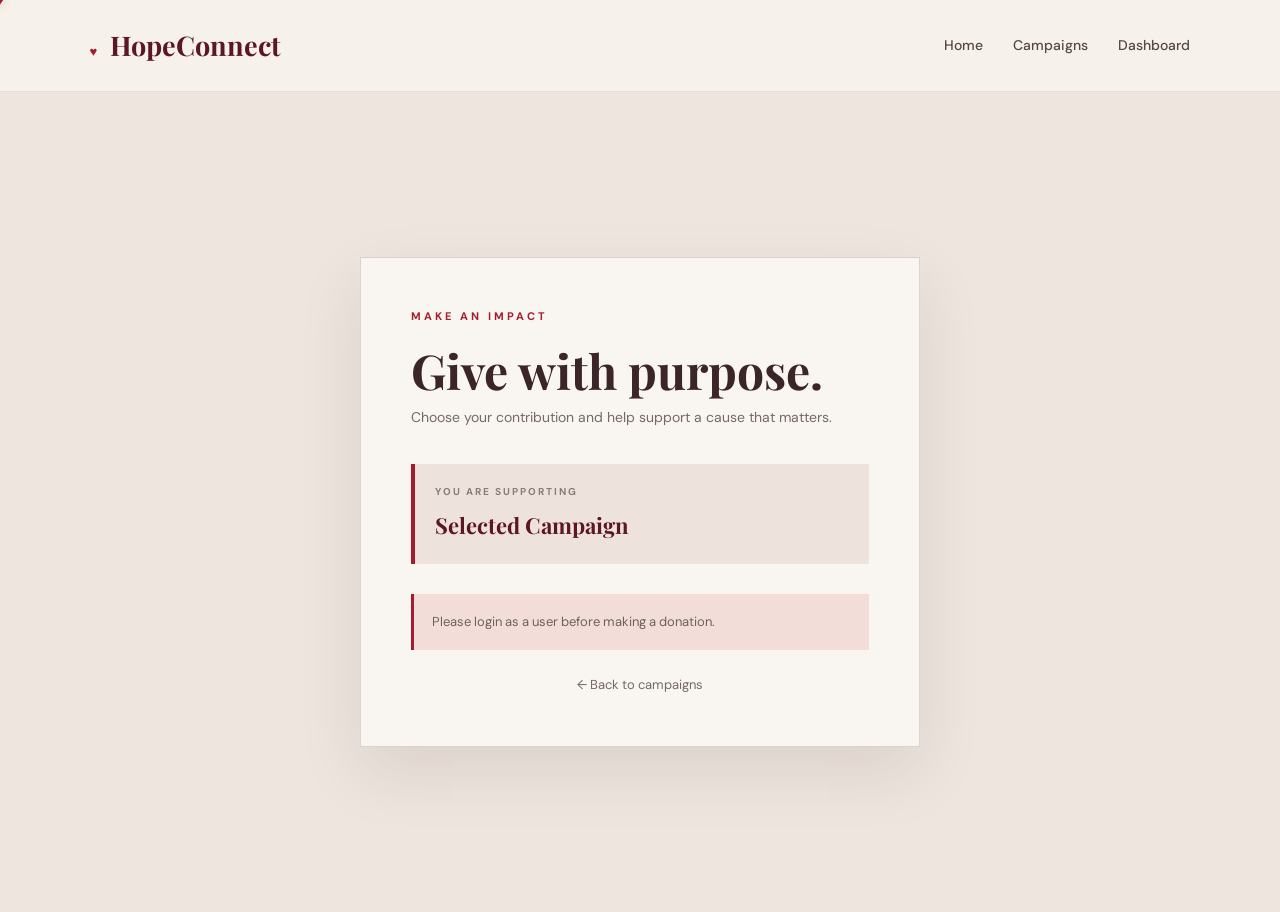
<file: donate.html>
<!DOCTYPE html>
<html lang="en">

<head>

    <meta charset="UTF-8">

    <meta name="viewport" content="width=device-width, initial-scale=1.0">

    <title>Make a Donation | HopeConnect</title>

    <link rel="stylesheet" href="CSS/style.css">

    <style>

        .donate-page {
            min-height: calc(100vh - 80px);

            display: flex;
            justify-content: center;
            align-items: center;

            padding: 70px 20px;

            background: #eee5df;
        }


        .donate-box {
            width: 100%;
            max-width: 560px;

            background: #f9f5f0;

            padding: 50px;

            border: 1px solid #dfd1c9;

            box-shadow:
                0 25px 60px
                rgba(56, 39, 34, 0.10);
        }


        .donate-box h1 {
            font-family: "Playfair Display", serif;

            font-size: 48px;

            line-height: 1;

            color: #3b2528;

            margin-bottom: 12px;
        }


        .donate-subtitle {
            color: #756a65;

            font-size: 14px;

            line-height: 1.7;

            margin-bottom: 35px;
        }


        /* SELECTED CAMPAIGN */

        .selected-campaign {
            padding: 20px;

            background: #eee2dc;

            border-left: 4px solid #a51c30;

            margin-bottom: 30px;
        }


        .selected-campaign span {
            display: block;

            font-size: 10px;

            font-weight: 700;

            letter-spacing: 2px;

            color: #8a7c76;

            margin-bottom: 8px;
        }


        .selected-campaign strong {
            font-family: "Playfair Display", serif;

            font-size: 22px;

            color: #5b1824;
        }


        /* FORM */

        .form-group {
            margin-bottom: 22px;
        }


        .form-group label {
            display: block;

            font-size: 12px;

            font-weight: 700;

            color: #554742;

            margin-bottom: 8px;
        }


        .form-group input {
            width: 100%;

            padding: 15px;

            border: 1px solid #d5c7c0;

            background: #fffaf5;

            color: #332522;

            font-family: "DM Sans", sans-serif;

            font-size: 15px;

            outline: none;

            transition: 0.25s ease;
        }


        .form-group input:focus {
            border-color: #a51c30;

            box-shadow:
                0 0 0 3px
                rgba(165, 28, 48, 0.08);
        }


        .amount-options {
            display: grid;

            grid-template-columns:
                repeat(3, 1fr);

            gap: 10px;

            margin-bottom: 15px;
        }


        .amount-button {
            padding: 12px;

            border: 1px solid #d5c7c0;

            background: #fffaf5;

            color: #5b1824;

            font-family: "DM Sans", sans-serif;

            font-weight: 700;

            cursor: pointer;

            transition: 0.2s ease;
        }


        .amount-button:hover {
            background: #eee2dc;
        }


        .donate-submit {
            width: 100%;

            border: none;

            padding: 16px;

            margin-top: 10px;

            background: #5b1824;

            color: white;

            font-family: "DM Sans", sans-serif;

            font-size: 14px;

            font-weight: 700;

            cursor: pointer;

            transition: 0.25s ease;
        }


        .donate-submit:hover {
            background: #741e2d;

            transform: translateY(-2px);
        }


        .login-warning {
            padding: 18px;

            background: #f3ddd9;

            border-left: 3px solid #a51c30;

            color: #6d625d;

            font-size: 13px;

            line-height: 1.6;

            margin-bottom: 25px;
        }


        .back-link {
            display: block;

            text-align: center;

            margin-top: 22px;

            color: #756a65;

            font-size: 13px;
        }


        .back-link:hover {
            color: #a51c30;
        }


        @media (max-width: 550px) {

            .donate-box {
                padding: 35px 25px;
            }

            .donate-box h1 {
                font-size: 40px;
            }

            .amount-options {
                grid-template-columns: 1fr;
            }

        }

    </style>

</head>


<body>


    <!-- NAVBAR -->

    <header class="navbar">

        <a href="index.html" class="logo">
            HopeConnect
        </a>

        <nav>

            <a href="index.html">
                Home
            </a>

            <a href="campaigns.html">
                Campaigns
            </a>

            <a href="user-dashboard.html">
                Dashboard
            </a>

        </nav>

    </header>



    <!-- DONATION PAGE -->

    <main class="donate-page">


        <div class="donate-box">


            <div class="section-label">
                MAKE AN IMPACT
            </div>


            <h1>
                Give with purpose.
            </h1>


            <p class="donate-subtitle">

                Choose your contribution and help support
                a cause that matters.

            </p>



            <!-- SELECTED CAMPAIGN -->

            <div class="selected-campaign">

                <span>
                    YOU ARE SUPPORTING
                </span>

                <strong id="campaignName">
                    Campaign
                </strong>

            </div>



            <!-- LOGIN WARNING -->

            <div
                class="login-warning"
                id="loginWarning"
                style="display:none;"
            >

                Please login as a user before making
                a donation.

            </div>



            <!-- DONATION FORM -->

            <form id="donationForm">


                <!-- AMOUNT OPTIONS -->

                <div class="form-group">

                    <label>
                        CHOOSE AMOUNT
                    </label>


                    <div class="amount-options">

                        <button
                            type="button"
                            class="amount-button"
                            onclick="setAmount(100)"
                        >
                            ₹100
                        </button>

                        <button
                            type="button"
                            class="amount-button"
                            onclick="setAmount(500)"
                        >
                            ₹500
                        </button>

                        <button
                            type="button"
                            class="amount-button"
                            onclick="setAmount(1000)"
                        >
                            ₹1,000
                        </button>

                    </div>

                </div>



                <!-- CUSTOM AMOUNT -->

                <div class="form-group">

                    <label for="amount">
                        DONATION AMOUNT
                    </label>

                    <input
                        type="number"
                        id="amount"
                        placeholder="Enter amount"
                        min="1"
                        required
                    >

                </div>



                <!-- SUBMIT -->

                <button
                    type="submit"
                    class="donate-submit"
                >
                    Confirm Donation →
                </button>

            </form>



            <a
                href="campaigns.html"
                class="back-link"
            >
                ← Back to campaigns
            </a>


        </div>

    </main>



    <!-- DONATION JAVASCRIPT -->

    <script>

        /* =========================
           CHECK CURRENT USER
        ========================= */

        const currentUser =
            JSON.parse(
                localStorage.getItem("currentUser")
            );


        /* =========================
           GET SELECTED CAMPAIGN
        ========================= */

        const selectedCampaign =
            localStorage.getItem(
                "selectedCampaign"
            );


        document.getElementById(
            "campaignName"
        ).textContent =
            selectedCampaign ||
            "Selected Campaign";



        /* =========================
           CHECK USER LOGIN
        ========================= */

        if (
            !currentUser ||
            currentUser.role !== "user"
        ) {

            document.getElementById(
                "loginWarning"
            ).style.display = "block";

            document.getElementById(
                "donationForm"
            ).style.display = "none";

        }



        /* =========================
           SET QUICK AMOUNT
        ========================= */

        function setAmount(amount) {

            document.getElementById(
                "amount"
            ).value = amount;

        }



        /* =========================
           DONATION SUBMIT
        ========================= */

        document
            .getElementById("donationForm")
            .addEventListener(
                "submit",
                function(event) {

                    event.preventDefault();


                    /* Check login again */

                    if (
                        !currentUser ||
                        currentUser.role !== "user"
                    ) {

                        alert(
                            "Please login before donating."
                        );

                        window.location.href =
                            "login.html";

                        return;

                    }


                    /* Get amount */

                    const amount =
                        Number(
                            document.getElementById(
                                "amount"
                            ).value
                        );


                    /* Validate amount */

                    if (
                        !amount ||
                        amount <= 0
                    ) {

                        alert(
                            "Please enter a valid donation amount."
                        );

                        return;

                    }


                    /* Get existing donations */

                    let donations =
                        JSON.parse(
                            localStorage.getItem(
                                "donations"
                            )
                        ) || [];


                    /* Create donation */

                    const newDonation = {

                        id:
                            Date.now(),

                        email:
                            currentUser.email,

                        name:
                            currentUser.name,

                        campaign:
                            selectedCampaign,

                        amount:
                            amount,

                        date:
                            new Date()
                                .toLocaleDateString(
                                    "en-IN"
                                )

                    };


                    /* Add donation */

                    donations.push(
                        newDonation
                    );


                    /* Save donations */

                    localStorage.setItem(
                        "donations",
                        JSON.stringify(
                            donations
                        )
                    );


                    /* Success */

                    alert(
                        "Donation successful! Thank you for your kindness ❤️"
                    );


                    /* Remove selected campaign */

                    localStorage.removeItem(
                        "selectedCampaign"
                    );


                    /* Go dashboard */

                    window.location.href =
                        "user-dashboard.html";

                }
            );

    </script>



    <!-- CURSOR HEART -->

    <script src="js/cursor.js"></script>


</body>

</html>
</file>
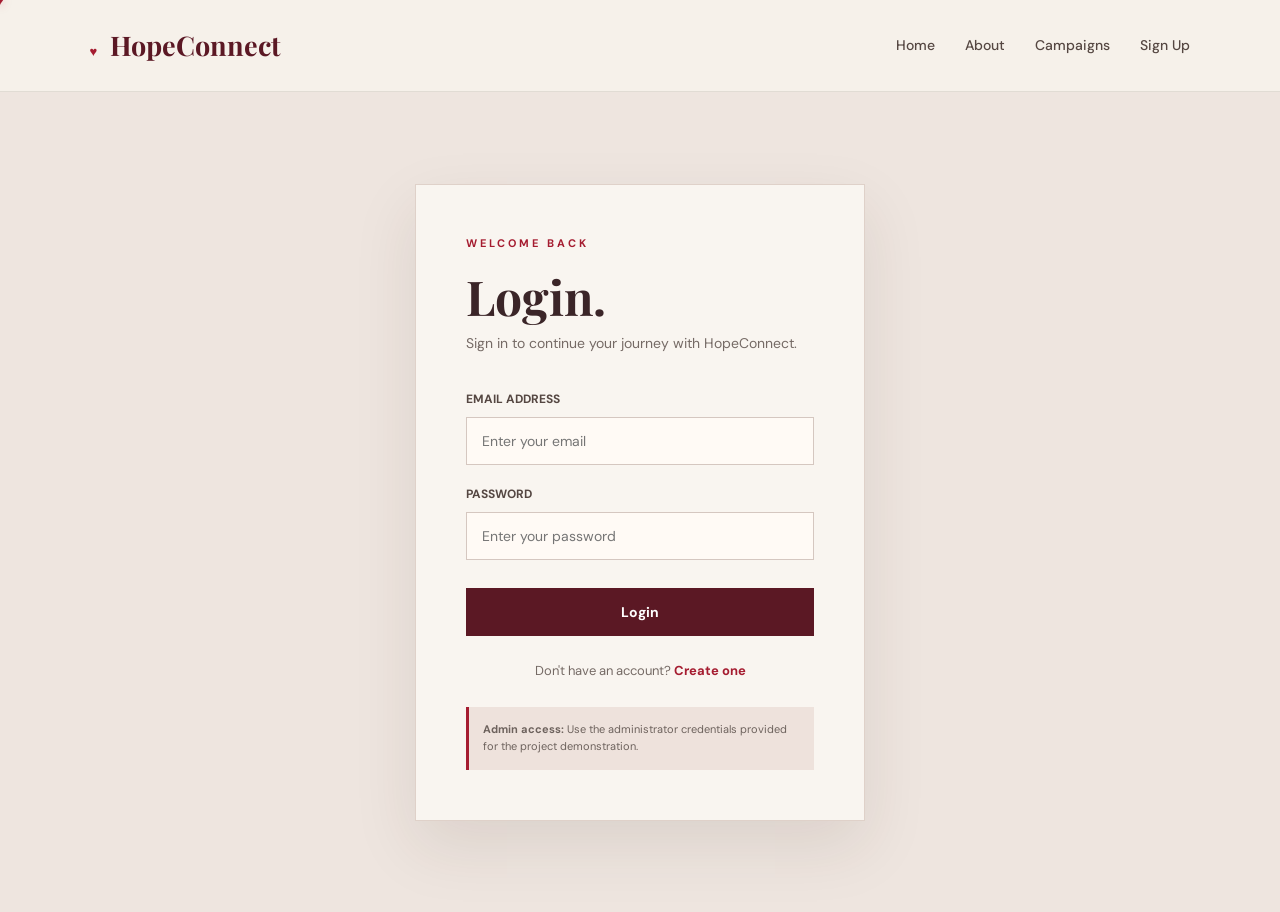
<file: login.html>
<!DOCTYPE html>
<html lang="en">

<head>

    <meta charset="UTF-8">

    <meta name="viewport" content="width=device-width, initial-scale=1.0">

    <title>Login | HopeConnect</title>

    <link rel="stylesheet" href="CSS/style.css">

    <style>

        .login-page {
            min-height: calc(100vh - 80px);

            display: flex;
            align-items: center;
            justify-content: center;

            padding: 70px 20px;

            background: #eee5df;
        }

        .login-box {
            width: 100%;
            max-width: 450px;

            background: #f9f5f0;

            padding: 50px;

            border: 1px solid #dfd1c9;

            box-shadow: 0 25px 60px rgba(56, 39, 34, 0.10);
        }

        .login-box h1 {
            font-family: "Playfair Display", serif;

            font-size: 48px;

            line-height: 1;

            color: #3b2528;

            margin-bottom: 12px;
        }

        .login-subtitle {
            color: #756a65;

            font-size: 14px;

            margin-bottom: 35px;
        }

        .form-group {
            margin-bottom: 20px;
        }

        .form-group label {
            display: block;

            font-size: 12px;

            font-weight: 700;

            color: #554742;

            margin-bottom: 8px;
        }

        .form-group input {
            width: 100%;

            padding: 14px 15px;

            border: 1px solid #d5c7c0;

            background: #fffaf5;

            color: #332522;

            font-family: "DM Sans", sans-serif;

            font-size: 14px;

            outline: none;

            transition: 0.25s ease;
        }

        .form-group input:focus {
            border-color: #a51c30;

            box-shadow: 0 0 0 3px rgba(165, 28, 48, 0.08);
        }

        .login-button {
            width: 100%;

            border: none;

            padding: 15px;

            margin-top: 8px;

            background: #5b1824;

            color: white;

            font-family: "DM Sans", sans-serif;

            font-size: 14px;

            font-weight: 700;

            cursor: pointer;

            transition: all 0.25s ease;
        }

        .login-button:hover {
            background: #741e2d;

            transform: translateY(-2px);
        }

        .signup-text {
            text-align: center;

            margin-top: 25px;

            font-size: 13px;

            color: #756a65;
        }

        .signup-text a {
            color: #a51c30;

            font-weight: 700;
        }

        .signup-text a:hover {
            text-decoration: underline;
        }

        .admin-note {
            margin-top: 25px;

            padding: 14px;

            background: #eee2dc;

            border-left: 3px solid #a51c30;

            font-size: 11px;

            line-height: 1.6;

            color: #6d625d;
        }

        @media (max-width: 550px) {

            .login-box {
                padding: 35px 25px;
            }

            .login-box h1 {
                font-size: 40px;
            }

        }

    </style>

</head>


<body>


    <!-- NAVBAR -->

    <header class="navbar">

        <a href="index.html" class="logo">
            HopeConnect
        </a>

        <nav>

            <a href="index.html">
                Home
            </a>

            <a href="index.html#about">
                About
            </a>

            <a href="campaigns.html">
                Campaigns
            </a>

            <a href="signup.html">
                Sign Up
            </a>

        </nav>

    </header>



    <!-- LOGIN PAGE -->

    <main class="login-page">

        <div class="login-box">

            <div class="section-label">
                WELCOME BACK
            </div>

            <h1>
                Login.
            </h1>

            <p class="login-subtitle">
                Sign in to continue your journey
                with HopeConnect.
            </p>



            <!-- LOGIN FORM -->

            <form id="loginForm">


                <div class="form-group">

                    <label for="email">
                        EMAIL ADDRESS
                    </label>

                    <input
                        type="email"
                        id="email"
                        placeholder="Enter your email"
                        required
                    >

                </div>



                <div class="form-group">

                    <label for="password">
                        PASSWORD
                    </label>

                    <input
                        type="password"
                        id="password"
                        placeholder="Enter your password"
                        required
                    >

                </div>



                <button
                    type="submit"
                    class="login-button"
                >
                    Login
                </button>

            </form>



            <p class="signup-text">

                Don't have an account?

                <a href="signup.html">
                    Create one
                </a>

            </p>



            <!-- ADMIN INFORMATION -->

            <div class="admin-note">

                <strong>Admin access:</strong>

                Use the administrator credentials
                provided for the project demonstration.

            </div>

        </div>

    </main>



    <!-- LOGIN + LOCAL STORAGE -->

    <script>

        document
            .getElementById("loginForm")
            .addEventListener("submit", function(event) {

                event.preventDefault();


                const email =
                    document.getElementById("email")
                    .value
                    .trim();

                const password =
                    document.getElementById("password")
                    .value;



                /* =========================
                   ADMIN LOGIN
                ========================= */

                if (
                    email === "admin@gmail.com" &&
                    password === "admin123"
                ) {

                    localStorage.setItem(
                        "currentUser",
                        JSON.stringify({
                            name: "Administrator",
                            email: email,
                            role: "admin"
                        })
                    );

                    alert("Admin login successful!");

                    window.location.href =
                        "admin-dashboard.html";

                    return;
                }



                /* =========================
                   USER LOGIN
                ========================= */

                const users =
                    JSON.parse(
                        localStorage.getItem("users")
                    ) || [];



                const user =
                    users.find(function(user) {

                        return (
                            user.email === email &&
                            user.password === password
                        );

                    });



                if (!user) {

                    alert(
                        "Invalid email or password!"
                    );

                    return;
                }



                /* =========================
                   SAVE CURRENT USER
                ========================= */

                localStorage.setItem(
                    "currentUser",
                    JSON.stringify({
                        name: user.name,
                        email: user.email,
                        role: "user"
                    })
                );



                alert(
                    "Login successful! Welcome " +
                    user.name
                );



                /* =========================
                   USER DASHBOARD
                ========================= */

                window.location.href =
                    "user-dashboard.html";

            });

    </script>



    <!-- CURSOR HEART -->

    <script src="js/cursor.js"></script>


</body>

</html>
</file>
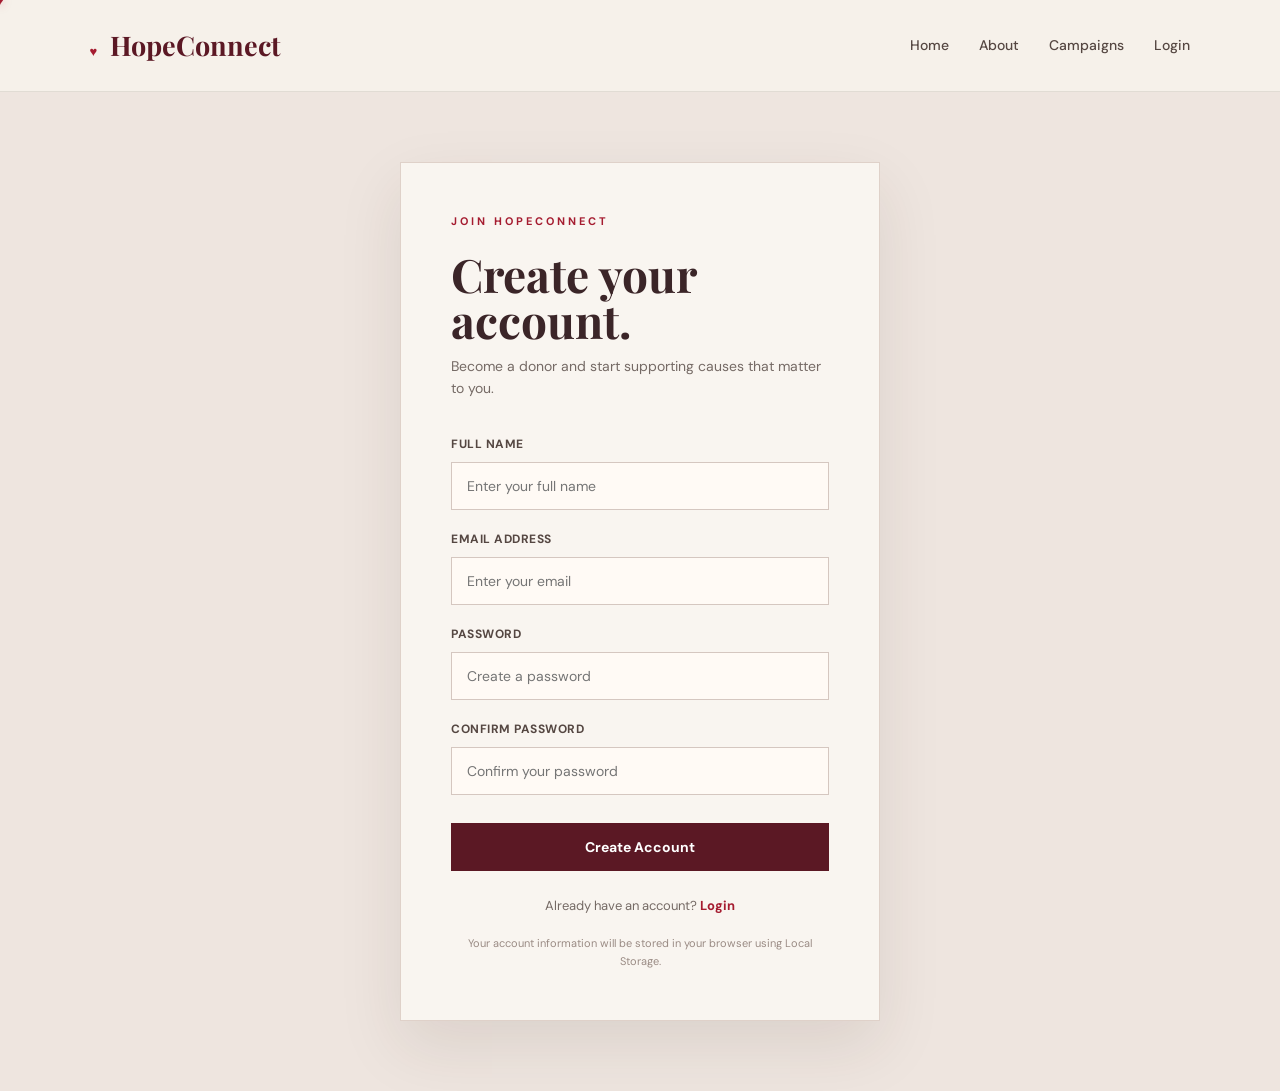
<file: signup.html>
<!DOCTYPE html>
<html lang="en">

<head>

    <meta charset="UTF-8">

    <meta name="viewport" content="width=device-width, initial-scale=1.0">

    <title>Sign Up | HopeConnect</title>

    <link rel="stylesheet" href="CSS/style.css">

    <style>

        .signup-page {
            min-height: calc(100vh - 80px);

            display: flex;
            align-items: center;
            justify-content: center;

            padding: 70px 20px;

            background: #eee5df;
        }

        .signup-box {
            width: 100%;
            max-width: 480px;

            background: #f9f5f0;

            padding: 50px;

            border: 1px solid #dfd1c9;

            box-shadow: 0 25px 60px rgba(56, 39, 34, 0.10);
        }

        .signup-box h1 {
            font-family: "Playfair Display", serif;

            font-size: 46px;

            line-height: 1;

            color: #3b2528;

            margin-bottom: 12px;
        }

        .signup-subtitle {
            color: #756a65;

            font-size: 14px;

            margin-bottom: 35px;
        }

        .form-group {
            margin-bottom: 20px;
        }

        .form-group label {
            display: block;

            font-size: 12px;

            font-weight: 700;

            letter-spacing: 0.5px;

            color: #554742;

            margin-bottom: 8px;
        }

        .form-group input {
            width: 100%;

            padding: 14px 15px;

            border: 1px solid #d5c7c0;

            background: #fffaf5;

            color: #332522;

            font-family: "DM Sans", sans-serif;

            font-size: 14px;

            outline: none;

            transition: border 0.25s ease,
                        box-shadow 0.25s ease;
        }

        .form-group input:focus {
            border-color: #a51c30;

            box-shadow: 0 0 0 3px rgba(165, 28, 48, 0.08);
        }

        .signup-button {
            width: 100%;

            border: none;

            padding: 15px;

            margin-top: 8px;

            background: #5b1824;

            color: white;

            font-family: "DM Sans", sans-serif;

            font-size: 14px;

            font-weight: 700;

            cursor: pointer;

            transition: all 0.25s ease;
        }

        .signup-button:hover {
            background: #741e2d;

            transform: translateY(-2px);
        }

        .login-text {
            text-align: center;

            margin-top: 25px;

            font-size: 13px;

            color: #756a65;
        }

        .login-text a {
            color: #a51c30;

            font-weight: 700;
        }

        .login-text a:hover {
            text-decoration: underline;
        }

        .form-note {
            margin-top: 18px;

            font-size: 11px;

            line-height: 1.6;

            color: #9a8b84;

            text-align: center;
        }

        @media (max-width: 550px) {

            .signup-box {
                padding: 35px 25px;
            }

            .signup-box h1 {
                font-size: 38px;
            }

        }

    </style>

</head>


<body>


    <!-- NAVBAR -->

    <header class="navbar">

        <a href="index.html" class="logo">
            HopeConnect
        </a>

        <nav>

            <a href="index.html">
                Home
            </a>

            <a href="index.html#about">
                About
            </a>

            <a href="campaigns.html">
                Campaigns
            </a>

            <a href="login.html">
                Login
            </a>

        </nav>

    </header>



    <!-- SIGNUP PAGE -->

    <main class="signup-page">

        <div class="signup-box">

            <div class="section-label">
                JOIN HOPECONNECT
            </div>

            <h1>
                Create your account.
            </h1>

            <p class="signup-subtitle">
                Become a donor and start supporting causes
                that matter to you.
            </p>



            <!-- SIGNUP FORM -->

            <form id="signupForm">


                <!-- NAME -->

                <div class="form-group">

                    <label for="name">
                        FULL NAME
                    </label>

                    <input
                        type="text"
                        id="name"
                        placeholder="Enter your full name"
                        required
                    >

                </div>



                <!-- EMAIL -->

                <div class="form-group">

                    <label for="email">
                        EMAIL ADDRESS
                    </label>

                    <input
                        type="email"
                        id="email"
                        placeholder="Enter your email"
                        required
                    >

                </div>



                <!-- PASSWORD -->

                <div class="form-group">

                    <label for="password">
                        PASSWORD
                    </label>

                    <input
                        type="password"
                        id="password"
                        placeholder="Create a password"
                        required
                    >

                </div>



                <!-- CONFIRM PASSWORD -->

                <div class="form-group">

                    <label for="confirmPassword">
                        CONFIRM PASSWORD
                    </label>

                    <input
                        type="password"
                        id="confirmPassword"
                        placeholder="Confirm your password"
                        required
                    >

                </div>



                <!-- SUBMIT -->

                <button
                    type="submit"
                    class="signup-button"
                >
                    Create Account
                </button>

            </form>



            <!-- LOGIN LINK -->

            <p class="login-text">

                Already have an account?

                <a href="login.html">
                    Login
                </a>

            </p>



            <p class="form-note">

                Your account information will be stored
                in your browser using Local Storage.

            </p>

        </div>

    </main>



    <!-- SIGNUP + LOCAL STORAGE -->

    <script>

        document
            .getElementById("signupForm")
            .addEventListener("submit", function(event) {

                event.preventDefault();


                // Get form values

                const name =
                    document.getElementById("name").value.trim();

                const email =
                    document.getElementById("email").value.trim();

                const password =
                    document.getElementById("password").value;

                const confirmPassword =
                    document.getElementById("confirmPassword").value;



                // Check password

                if (password !== confirmPassword) {

                    alert("Passwords do not match!");

                    return;

                }



                // Get existing users

                let users =
                    JSON.parse(
                        localStorage.getItem("users")
                    ) || [];



                // Check existing email

                const existingUser =
                    users.find(function(user) {

                        return user.email === email;

                    });



                if (existingUser) {

                    alert(
                        "An account with this email already exists!"
                    );

                    return;

                }



                // Create new user

                const newUser = {

                    name: name,

                    email: email,

                    password: password

                };



                // Add user to array

                users.push(newUser);



                // Save in Local Storage

                localStorage.setItem(
                    "users",
                    JSON.stringify(users)
                );



                // Success message

                alert(
                    "Account created successfully!"
                );



                // Redirect to login

                window.location.href =
                    "login.html";

            });

    </script>



    <!-- CURSOR HEART -->

    <script src="js/cursor.js"></script>


</body>

</html>
</file>
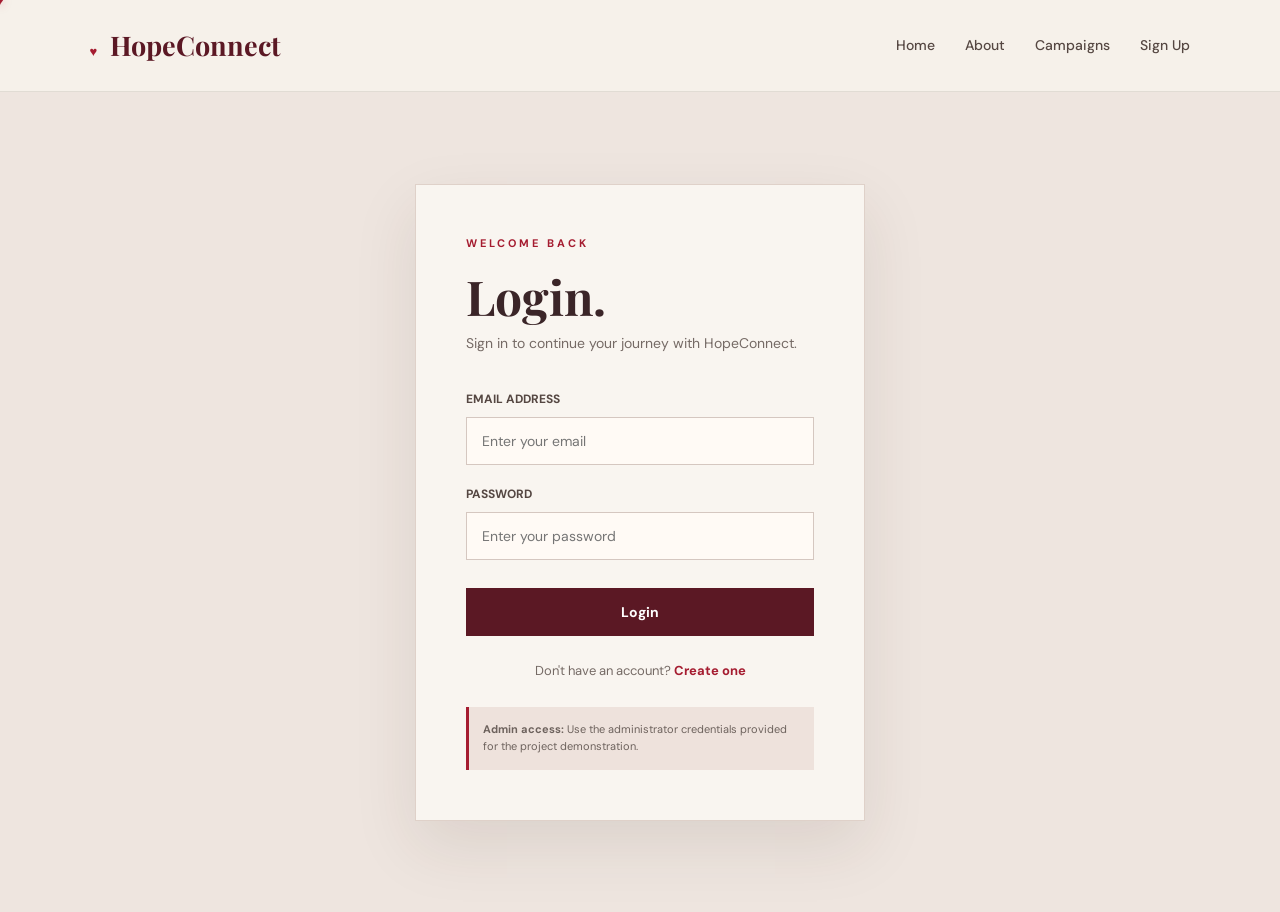
<file: user-dashboard.html>
<!DOCTYPE html>
<html lang="en">

<head>
    <meta charset="UTF-8">
    <meta name="viewport" content="width=device-width, initial-scale=1.0">

    <title>User Dashboard | HopeConnect</title>

    <link rel="stylesheet" href="CSS/style.css">

    <style>

        .dashboard-page {
            min-height: calc(100vh - 80px);
            padding: 60px 7%;
            background: #f6f1ea;
        }

        .dashboard-header {
            display: flex;
            justify-content: space-between;
            align-items: flex-end;
            margin-bottom: 45px;
        }

        .dashboard-header h1 {
            font-family: "Playfair Display", serif;
            font-size: 52px;
            line-height: 1;
            color: #3b2528;
            margin-bottom: 10px;
        }

        .dashboard-subtitle {
            color: #756a65;
            font-size: 14px;
        }

        .logout-button {
            padding: 11px 22px;
            border: 1px solid #5b1824;
            background: transparent;
            color: #5b1824;
            font-family: "DM Sans", sans-serif;
            font-size: 13px;
            font-weight: 700;
            cursor: pointer;
            transition: 0.25s ease;
        }

        .logout-button:hover {
            background: #5b1824;
            color: white;
        }


        /* STATISTICS */

        .dashboard-stats {
            display: grid;
            grid-template-columns: repeat(3, 1fr);
            gap: 20px;
            margin-bottom: 55px;
        }

        .dashboard-stat {
            background: #eee5df;
            border: 1px solid #dfd1c9;
            padding: 30px;
        }

        .dashboard-stat span {
            display: block;
            font-size: 10px;
            letter-spacing: 2px;
            color: #8a7c76;
            margin-bottom: 12px;
        }

        .dashboard-stat strong {
            font-family: "Playfair Display", serif;
            font-size: 38px;
            color: #5b1824;
        }


        /* QUICK ACTIONS */

        .dashboard-section {
            margin-bottom: 55px;
        }

        .dashboard-section h2 {
            font-family: "Playfair Display", serif;
            font-size: 38px;
            color: #3b2528;
            margin-bottom: 25px;
        }

        .quick-actions {
            display: grid;
            grid-template-columns: repeat(3, 1fr);
            gap: 20px;
        }

        .quick-card {
            background: #2d2020;
            color: #f8f1e9;
            padding: 30px;
            min-height: 200px;
            transition: 0.3s ease;
        }

        .quick-card:hover {
            transform: translateY(-5px);
        }

        .quick-number {
            color: #d99aa3;
            font-size: 11px;
            letter-spacing: 2px;
        }

        .quick-card h3 {
            font-family: "Playfair Display", serif;
            font-size: 25px;
            margin: 25px 0 10px;
        }

        .quick-card p {
            color: #d9cbc5;
            font-size: 13px;
            line-height: 1.6;
            margin-bottom: 15px;
        }

        .quick-card a {
            color: #f1c6cb;
            font-size: 13px;
            font-weight: 700;
        }

        .quick-card a:hover {
            color: white;
        }


        /* DONATION HISTORY */

        .history-box {
            background: #f9f5f0;
            border: 1px solid #dfd1c9;
            overflow-x: auto;
        }

        table {
            width: 100%;
            border-collapse: collapse;
        }

        th {
            text-align: left;
            padding: 18px;
            background: #eee2dc;
            color: #5b1824;
            font-size: 11px;
            letter-spacing: 1px;
        }

        td {
            padding: 18px;
            border-top: 1px solid #dfd1c9;
            color: #665b56;
            font-size: 13px;
        }

        .empty-history {
            padding: 30px;
            text-align: center;
            color: #8a7c76;
            font-size: 14px;
        }


        /* RESPONSIVE */

        @media (max-width: 900px) {

            .dashboard-stats,
            .quick-actions {
                grid-template-columns: 1fr;
            }

        }

        @media (max-width: 700px) {

            .dashboard-header {
                flex-direction: column;
                align-items: flex-start;
                gap: 20px;
            }

            .dashboard-header h1 {
                font-size: 42px;
            }

        }

    </style>

</head>


<body>


<!-- NAVBAR -->

<header class="navbar">

    <a href="index.html" class="logo">
        HopeConnect
    </a>

    <nav>

        <a href="index.html">
            Home
        </a>

        <a href="campaigns.html">
            Campaigns
        </a>

        <a href="user-dashboard.html">
            Dashboard
        </a>

    </nav>

</header>



<!-- DASHBOARD -->

<main class="dashboard-page">


    <!-- HEADER -->

    <section class="dashboard-header">

        <div>

            <div class="section-label">
                DONOR DASHBOARD
            </div>

            <h1>
                Welcome, <span id="welcomeName">Donor</span>.
            </h1>

            <p class="dashboard-subtitle">
                Track your contributions and continue making a difference.
            </p>

        </div>


        <button
            class="logout-button"
            id="logoutButton">

            Logout

        </button>

    </section>



    <!-- STATISTICS -->

    <section class="dashboard-stats">


        <div class="dashboard-stat">

            <span>
                TOTAL DONATED
            </span>

            <strong id="totalDonated">
                ₹0
            </strong>

        </div>


        <div class="dashboard-stat">

            <span>
                DONATIONS MADE
            </span>

            <strong id="donationCount">
                0
            </strong>

        </div>


        <div class="dashboard-stat">

            <span>
                CAUSES SUPPORTED
            </span>

            <strong id="causesSupported">
                0
            </strong>

        </div>


    </section>



    <!-- QUICK ACTIONS -->

    <section class="dashboard-section">

        <div class="section-label">
            QUICK ACTIONS
        </div>

        <h2>
            Continue your impact.
        </h2>


        <div class="quick-actions">


            <div class="quick-card">

                <span class="quick-number">
                    01
                </span>

                <h3>
                    Explore Campaigns
                </h3>

                <p>
                    Discover causes and find a campaign that matters to you.
                </p>

                <a href="campaigns.html">
                    View campaigns →
                </a>

            </div>



            <div class="quick-card">

                <span class="quick-number">
                    02
                </span>

                <h3>
                    Make a Donation
                </h3>

                <p>
                    Support a meaningful cause with a contribution of your choice.
                </p>

                <a href="campaigns.html">
                    Donate now →
                </a>

            </div>



            <div class="quick-card">

                <span class="quick-number">
                    03
                </span>

                <h3>
                    Your History
                </h3>

                <p>
                    View all your previous donations and contributions.
                </p>

                <a href="#history">
                    View history →
                </a>

            </div>


        </div>

    </section>



    <!-- DONATION HISTORY -->

    <section
        class="dashboard-section"
        id="history">

        <div class="section-label">
            YOUR CONTRIBUTIONS
        </div>

        <h2>
            Donation history.
        </h2>


        <div class="history-box">

            <table>

                <thead>

                    <tr>

                        <th>
                            CAMPAIGN
                        </th>

                        <th>
                            AMOUNT
                        </th>

                        <th>
                            DATE
                        </th>

                    </tr>

                </thead>


                <tbody id="historyTable">

                </tbody>

            </table>

        </div>

    </section>


</main>



<script>

    /* GET CURRENT USER */

    const currentUser =
        JSON.parse(localStorage.getItem("currentUser"));


    /* CHECK LOGIN */

    if (!currentUser || currentUser.role !== "user") {

        alert("Please login first.");

        window.location.href = "login.html";

    }


    else {


        /* SHOW USER NAME */

        document.getElementById("welcomeName").textContent =
            currentUser.name;



        /* GET DONATIONS */

        const donations =
            JSON.parse(localStorage.getItem("donations")) || [];


        /* GET ONLY CURRENT USER DONATIONS */

        const userDonations =
            donations.filter(function(donation) {

                return donation.email === currentUser.email;

            });



        /* TOTAL DONATED */

        let totalAmount = 0;


        userDonations.forEach(function(donation) {

            totalAmount += Number(donation.amount);

        });


        document.getElementById("totalDonated").textContent =
            "₹" + totalAmount;



        /* NUMBER OF DONATIONS */

        document.getElementById("donationCount").textContent =
            userDonations.length;



        /* UNIQUE CAUSES */

        const causes = [];

        userDonations.forEach(function(donation) {

            if (!causes.includes(donation.campaign)) {

                causes.push(donation.campaign);

            }

        });


        document.getElementById("causesSupported").textContent =
            causes.length;



        /* DONATION HISTORY */

        const historyTable =
            document.getElementById("historyTable");


        if (userDonations.length === 0) {

            historyTable.innerHTML = `
                <tr>
                    <td colspan="3">
                        <div class="empty-history">
                            You haven't made any donations yet.
                            <br><br>
                            <a href="campaigns.html">
                                Explore campaigns →
                            </a>
                        </div>
                    </td>
                </tr>
            `;

        }


        else {


            userDonations.forEach(function(donation) {


                const row =
                    document.createElement("tr");


                row.innerHTML = `

                    <td>
                        ${donation.campaign}
                    </td>

                    <td>
                        ₹${donation.amount}
                    </td>

                    <td>
                        ${donation.date}
                    </td>

                `;


                historyTable.appendChild(row);

            });

        }



        /* LOGOUT */

        document
            .getElementById("logoutButton")
            .addEventListener("click", function() {


                localStorage.removeItem("currentUser");


                alert("Logged out successfully.");


                window.location.href = "index.html";

            });

    }

</script>



<!-- CURSOR HEART -->

<script src="js/cursor.js"></script>


</body>

</html>
</file>
<file: CSS/style.css>
@import url('https://fonts.googleapis.com/css2?family=DM+Sans:wght@400;500;600;700&family=Playfair+Display:wght@500;600;700&display=swap');

* {
    margin: 0;
    padding: 0;
    box-sizing: border-box;
}

html {
    scroll-behavior: smooth;
}

body {
    font-family: "DM Sans", sans-serif;
    background: #f6f1ea;
    color: #261d1a;
    line-height: 1.6;
}

a {
    text-decoration: none;
    color: inherit;
}


/* =========================
   NAVBAR
========================= */

.navbar {
    width: 100%;
    display: flex;
    justify-content: space-between;
    align-items: center;

    padding: 24px 7%;

    background: #f6f1ea;
    border-bottom: 1px solid rgba(38, 29, 26, 0.10);

    position: relative;
    z-index: 100;
}

.logo {
    font-family: "Playfair Display", serif;
    font-size: 27px;
    font-weight: 700;
    color: #5b1824;
}

.logo::before {
    content: "♥";
    font-family: Arial, sans-serif;
    font-size: 13px;
    margin-right: 7px;
    color: #a51c30;
}

.navbar nav {
    display: flex;
    align-items: center;
    gap: 30px;
}

.navbar nav a {
    font-size: 14px;
    font-weight: 500;
    color: #554742;
    transition: color 0.25s ease;
}

.navbar nav a:hover {
    color: #a51c30;
}

.nav-button {
    padding: 10px 20px;
    border: 1px solid #5b1824;
    border-radius: 30px;
    color: #5b1824 !important;
    transition: all 0.25s ease;
}

.nav-button:hover {
    background: #5b1824;
    color: white !important;
}


/* =========================
   HERO
========================= */

.hero {
    min-height: 650px;
    padding: 80px 7%;

    display: flex;
    align-items: center;
    justify-content: space-between;

    position: relative;
    overflow: hidden;

    background: #f6f1ea;
}

.hero::after {
    content: "";

    position: absolute;

    width: 520px;
    height: 520px;

    border-radius: 50%;

    background: #ead5d0;

    right: -150px;
    top: -100px;

    opacity: 0.55;

    z-index: 0;
}

.hero-content {
    max-width: 700px;
    position: relative;
    z-index: 2;
}

.eyebrow {
    display: block;

    font-size: 11px;
    font-weight: 700;

    letter-spacing: 3px;

    color: #a51c30;

    margin-bottom: 25px;
}

.hero h1 {
    font-family: "Playfair Display", serif;

    font-size: clamp(55px, 7vw, 94px);

    line-height: 0.98;

    letter-spacing: -3px;

    font-weight: 600;

    color: #2b211e;

    margin-bottom: 30px;
}

.hero h1 span {
    color: #5b1824;
}

.hero p {
    max-width: 560px;

    font-size: 17px;

    color: #6d625d;

    line-height: 1.8;

    margin-bottom: 38px;
}

.hero-buttons {
    display: flex;
    align-items: center;
    gap: 20px;
}

.primary-button {
    padding: 14px 26px;

    background: #5b1824;
    color: white;

    border-radius: 4px;

    font-size: 14px;
    font-weight: 600;

    transition: all 0.3s ease;

    box-shadow: 0 10px 25px rgba(91, 24, 36, 0.18);
}

.primary-button:hover {
    transform: translateY(-3px);

    background: #741e2d;

    box-shadow: 0 15px 30px rgba(91, 24, 36, 0.25);
}

.text-button {
    color: #5b1824;

    font-size: 14px;

    font-weight: 600;

    border-bottom: 1px solid #5b1824;

    padding-bottom: 3px;
}

.text-button:hover {
    color: #a51c30;
}


/* =========================
   HERO ART
========================= */

.hero-art {
    width: 390px;
    height: 390px;

    display: flex;
    align-items: center;
    justify-content: center;

    position: relative;
    z-index: 2;
}

.art-circle {
    width: 320px;
    height: 320px;

    border-radius: 50%;

    background: #5b1824;

    display: flex;
    align-items: center;
    justify-content: center;

    position: relative;

    box-shadow: 0 30px 70px rgba(91, 24, 36, 0.22);
}

.floating-heart {
    position: absolute;

    top: 45px;
    right: 55px;

    font-size: 35px;

    color: #ead5d0;

    animation: floatHeart 3s ease-in-out infinite;
}

.art-message {
    text-align: center;

    color: #f8eee7;
}

.art-message span {
    display: block;

    font-size: 11px;

    letter-spacing: 4px;

    margin-bottom: 8px;
}

.art-message strong {
    display: block;

    font-family: "Playfair Display", serif;

    font-size: 48px;

    letter-spacing: 1px;
}

@keyframes floatHeart {

    0%,
    100% {
        transform: translateY(0);
    }

    50% {
        transform: translateY(-12px);
    }
}


/* =========================
   ABOUT
========================= */

.about {
    padding: 110px 15%;

    background: #2d2020;

    color: #f8f1e9;

    text-align: center;
}

.section-label {
    font-size: 11px;

    font-weight: 700;

    letter-spacing: 3px;

    color: #a51c30;

    margin-bottom: 20px;
}

.about .section-label {
    color: #d99aa3;
}

.about h2 {
    font-family: "Playfair Display", serif;

    font-size: 48px;

    font-weight: 500;

    margin-bottom: 25px;
}

.about h2 em,
.campaign-preview h2 em {
    color: #c87580;

    font-style: italic;
}

.about p {
    max-width: 720px;

    margin: auto;

    color: #d9cbc5;

    font-size: 17px;

    line-height: 1.9;
}


/* =========================
   HOW IT WORKS
========================= */

.how-it-works {
    padding: 110px 7%;

    background: #f6f1ea;
}

.how-it-works h2 {
    font-family: "Playfair Display", serif;

    font-size: 48px;

    font-weight: 600;

    color: #3a2925;

    margin-bottom: 50px;
}

.steps {
    display: grid;

    grid-template-columns: repeat(3, 1fr);

    gap: 1px;

    background: #cfc1ba;

    border: 1px solid #cfc1ba;
}

.step-card {
    background: #f6f1ea;

    padding: 45px 35px;

    min-height: 250px;

    transition: background 0.3s ease;
}

.step-card:hover {
    background: #eee2dc;
}

.step-number {
    display: block;

    font-family: "Playfair Display", serif;

    font-size: 36px;

    color: #a51c30;

    margin-bottom: 35px;
}

.step-card h3 {
    font-size: 19px;

    margin-bottom: 12px;

    color: #3b2d29;
}

.step-card p {
    color: #756a65;

    font-size: 14px;

    max-width: 260px;
}


/* =========================
   CAMPAIGNS
========================= */

.campaign-preview {
    padding: 110px 7%;

    background: #eee5df;
}

.campaign-heading {
    display: flex;

    justify-content: space-between;

    align-items: flex-end;

    margin-bottom: 50px;
}

.campaign-preview h2 {
    font-family: "Playfair Display", serif;

    font-size: 52px;

    font-weight: 600;

    color: #392725;
}

.view-all {
    color: #5b1824;

    font-size: 14px;

    font-weight: 600;

    border-bottom: 1px solid #5b1824;

    padding-bottom: 4px;
}

.campaign-cards {
    display: grid;

    grid-template-columns: repeat(3, 1fr);

    gap: 25px;
}

.campaign-card {
    background: #f9f5f0;

    padding: 35px;

    min-height: 370px;

    border: 1px solid #dfd1c9;

    position: relative;

    transition:
        transform 0.3s ease,
        box-shadow 0.3s ease;
}

.campaign-card:hover {
    transform: translateY(-8px);

    box-shadow: 0 20px 40px rgba(56, 39, 34, 0.10);
}

.campaign-top {
    font-size: 9px;

    letter-spacing: 2px;

    font-weight: 700;

    color: #a51c30;

    margin-bottom: 30px;
}

.campaign-card h3 {
    font-family: "Playfair Display", serif;

    font-size: 29px;

    font-weight: 600;

    color: #3b2528;

    margin-bottom: 15px;
}

.campaign-card p {
    font-size: 14px;

    color: #716661;

    margin-bottom: 18px;
}

.progress-info {
    display: flex;

    justify-content: space-between;

    font-size: 12px;

    color: #655953;
}

.progress {
    width: 100%;

    height: 5px;

    background: #d9cdc7;

    margin: 12px 0;

    overflow: hidden;
}

.progress-bar {
    height: 100%;

    background: #a51c30;
}

.education {
    width: 64%;
}

.food {
    width: 62%;
}

.health {
    width: 65%;
}

.goal {
    font-size: 11px;

    color: #8a7c76;
}

.campaign-link {
    display: inline-block;

    margin-top: 18px;

    color: #5b1824;

    font-size: 13px;

    font-weight: 700;

    border-bottom: 1px solid #5b1824;

    padding-bottom: 3px;
}

.campaign-link:hover {
    color: #a51c30;
}


/* =========================
   FOOTER
========================= */

footer {
    padding: 40px 7%;

    background: #24191a;

    color: #bcaeaa;

    text-align: center;

    font-size: 12px;
}

.footer-logo {
    font-family: "Playfair Display", serif;

    font-size: 24px;

    color: #f8eee7;

    margin-bottom: 8px;
}

.footer-logo span {
    color: #a51c30;
}

.footer-bottom {
    margin-top: 20px;

    padding-top: 20px;

    border-top: 1px solid rgba(255, 255, 255, 0.08);
}


/* =========================
   HEART CURSOR
========================= */

body {
    cursor: default;
}

.cursor-heart {
    position: fixed;

    left: 0;
    top: 0;

    transform: translate(-50%, -50%);

    font-size: 14px;

    color: #a51c30;

    pointer-events: none;

    z-index: 9999;

    filter: drop-shadow(
        0 2px 4px rgba(165, 28, 48, 0.25)
    );
}

.heart-trail {
    position: fixed;

    transform: translate(-50%, -50%);

    color: #b52b3e;

    font-size: 9px;

    pointer-events: none;

    z-index: 9998;

    animation: heartFade 0.6s ease-out forwards;
}

@keyframes heartFade {

    0% {
        opacity: 0.7;

        transform:
            translate(-50%, -50%)
            scale(0.8);
    }

    100% {
        opacity: 0;

        transform:
            translate(-50%, -80%)
            scale(1.4);
    }
}


/* =========================
   MOBILE
========================= */

@media (max-width: 900px) {

    .navbar {
        flex-direction: column;

        gap: 20px;
    }

    .navbar nav {
        flex-wrap: wrap;

        justify-content: center;

        gap: 15px;
    }

    .hero {
        flex-direction: column;

        text-align: center;

        gap: 60px;

        padding-top: 70px;
    }

    .hero p {
        margin-left: auto;
        margin-right: auto;
    }

    .hero-buttons {
        justify-content: center;
    }

    .steps,
    .campaign-cards {
        grid-template-columns: 1fr;
    }

    .campaign-heading {
        flex-direction: column;

        align-items: flex-start;

        gap: 20px;
    }

    .hero-art {
        width: 320px;
        height: 320px;
    }

    .art-circle {
        width: 270px;
        height: 270px;
    }

    .art-message strong {
        font-size: 40px;
    }
}
/* ================= ACTIVE NAVIGATION ================= */

.navbar nav a.active {
    color: #721c2a;
    border: 1px solid #721c2a;
    background: rgba(114, 28, 42, 0.06);
    border-radius: 999px;
    padding: 9px 16px;
}

/* Sign Up active state */
.navbar nav a.nav-button.active {
    background: #721c2a;
    color: #ffffff;
    border-color: #721c2a;
}

/* Smooth transition */
.navbar nav a {
    transition: all 0.25s ease;
}
</file>
